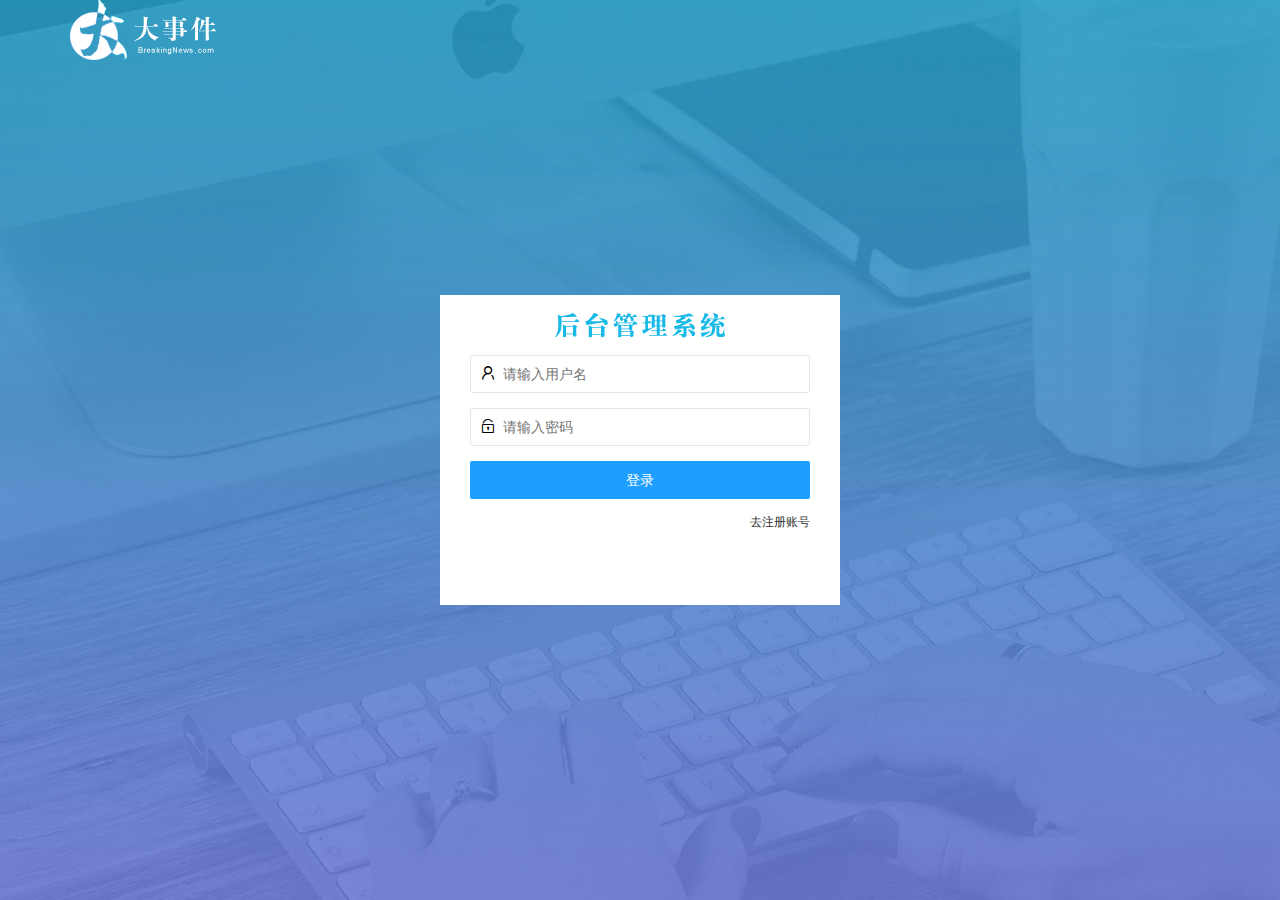
<file: login.html>
<!DOCTYPE html>
<html>
	<head>
		<meta charset="UTF-8" />
		<title>大事件-登录/注册</title>
		<link rel="stylesheet" href="/assets/css/login.css" />
		<!-- 导入LayUI的样式 -->
		<link rel="stylesheet" href="/assets/lib/layui/css/layui.css" />
	</head>
	<body>
		<!-- 头部的logo区域 start -->
		<div class="layui-main">
			<img src="/assets/images/logo.png" alt="" />
		</div>
		<!-- 头部的logo区域 end -->

		<!-- 登录注册区域 start -->
		<div class="loginAndRegBox">
			<div class="title-box"></div>

			<!-- 登录的div start -->
			<div class="login-box">
				<!-- 登录的表单 -->
				<form class="layui-form" id="form_login">
					<!-- 用户名 -->
					<div class="layui-form-item">
						<i class="layui-icon layui-icon-username"></i>
						<input
							type="text"
							name="username"
							required
							lay-verify="required"
							placeholder="请输入用户名"
							autocomplete="off"
							class="layui-input"
							style="padding-left: 32px"
						/>
					</div>
					<!-- 密码 -->
					<div class="layui-form-item">
						<i class="layui-icon layui-icon-password"></i>
						<input
							type="password"
							name="password"
							required
							lay-verify="required|pwd"
							placeholder="请输入密码"
							autocomplete="off"
							class="layui-input"
							style="padding-left: 32px"
						/>
					</div>
					<!-- 登录按钮 -->
					<div class="layui-form-item">
						<!-- 注意：表单提交按钮和普通按钮的区别，就是 lay-submit 属性 -->
						<button
							class="layui-btn layui-btn-fluid layui-btn-normal"
							lay-submit
						>
							登录
						</button>
					</div>
					<div class="layui-form-item links">
						<a href="javascript:;" id="link_reg">去注册账号</a>
					</div>
				</form>
			</div>
			<!-- 登录的div end -->

			<!-- 注册的div start -->
			<div class="reg-box">
				<!-- 注册的表单 -->
				<form class="layui-form" id="form_reg">
					<!-- 用户名 -->
					<div class="layui-form-item">
						<i class="layui-icon layui-icon-username"></i>
						<input
							type="text"
							name="username"
							required
							lay-verify="required"
							placeholder="请输入用户名"
							autocomplete="off"
							class="layui-input"
							style="padding-left: 32px"
						/>
					</div>
					<!-- 密码 -->
					<div class="layui-form-item">
						<i class="layui-icon layui-icon-password"></i>
						<input
							type="password"
							name="password"
							required
							lay-verify="required|pwd"
							placeholder="请输入密码"
							autocomplete="off"
							class="layui-input"
							style="padding-left: 32px"
						/>
					</div>
					<!-- 密码确认框 -->
					<div class="layui-form-item">
						<i class="layui-icon layui-icon-password"></i>
						<input
							type="password"
							name="repassword"
							required
							lay-verify="required|pwd|repwd"
							placeholder="再次确认密码"
							autocomplete="off"
							class="layui-input"
							style="padding-left: 32px"
						/>
					</div>
					<!-- 注册按钮 -->
					<div class="layui-form-item">
						<!-- 注意：表单提交按钮和普通按钮的区别，就是 lay-submit 属性 -->
						<button
							class="layui-btn layui-btn-fluid layui-btn-normal"
							lay-submit
						>
							注册
						</button>
					</div>
					<div class="layui-form-item links">
						<a href="javascript:;" id="link_login">去登录</a>
					</div>
				</form>
			</div>
			<!-- 注册的div end -->
		</div>
		<!-- 登录注册区域 end -->

		<!-- 导入LayUI的JS文件 -->
		<script src="/assets/lib/layui/layui.all.js"></script>
		<!-- 导入jQuery -->
		<script src="/assets/lib/jquery.js"></script>
		<!-- 导入自己封装的baseAPI.js -->
		<script src="/assets/js/baseAPI.js"></script>
		<!-- 导入自己的JavaScript脚本 -->
		<script src="/assets/js/login.js"></script>
	</body>
</html>
</file>
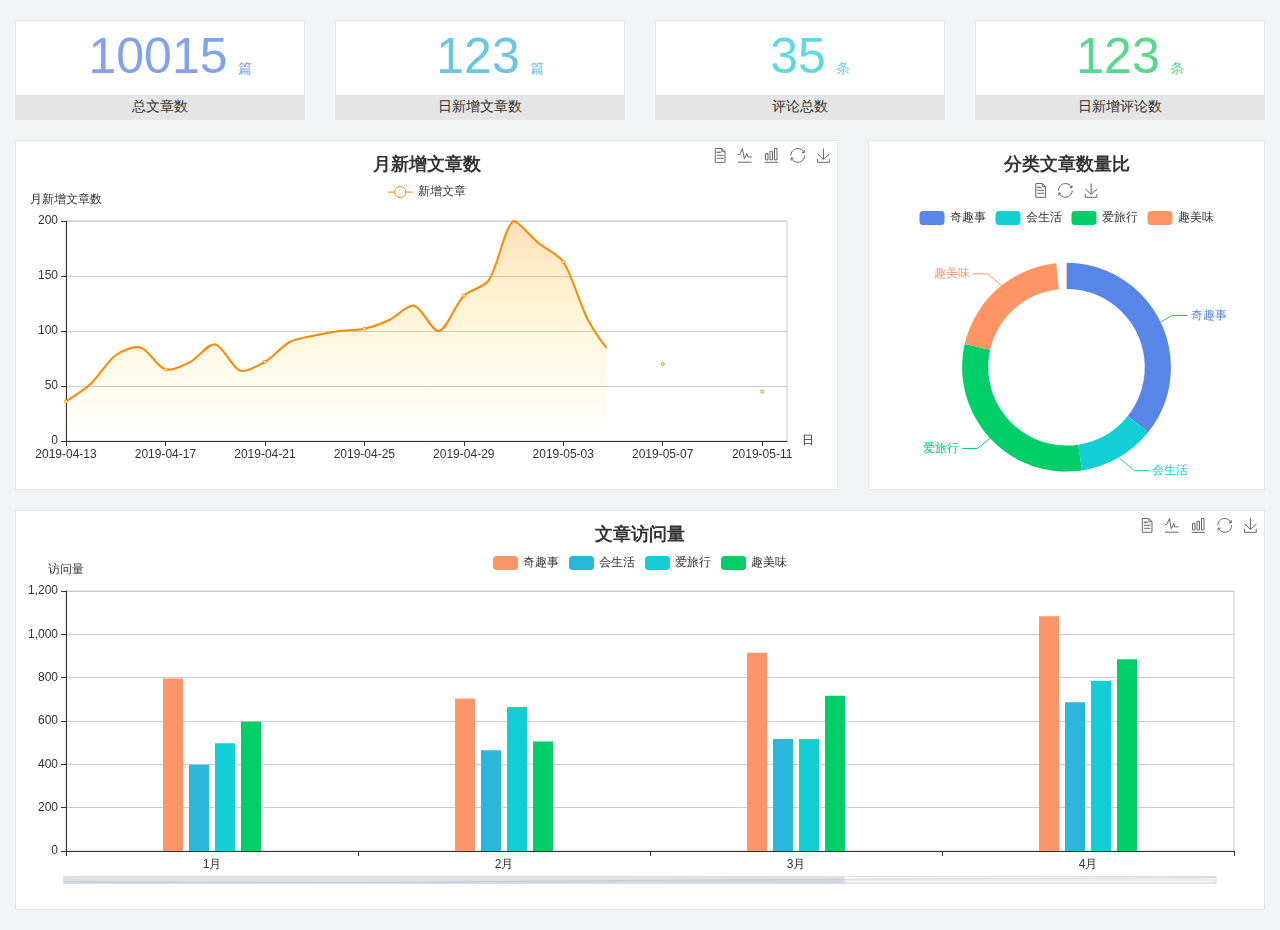
<file: home/dashboard.html>
<!DOCTYPE html>
<html>
	<head>
		<meta charset="UTF-8" />
		<meta name="viewport" content="width=device-width, initial-scale=1.0" />
		<meta http-equiv="X-UA-Compatible" content="ie=edge" />
		<title>图表统计</title>
		<link rel="stylesheet" href="../../assets/lib/bootstrap.css" />
		<link rel="stylesheet" href="../../assets/lib/main.css" />
		<script src="../../assets/lib/jquery.js"></script>
		<script
			type="text/javascript"
			src="../../assets/lib/echarts.min.js"
		></script>
	</head>

	<body>
		<div class="container-fluid">
			<div class="row spannel_list">
				<div class="col-sm-3 col-xs-6">
					<div class="spannel">
						<em>10015</em><span>篇</span>
						<b>总文章数</b>
					</div>
				</div>
				<div class="col-sm-3 col-xs-6">
					<div class="spannel scolor01">
						<em>123</em><span>篇</span>
						<b>日新增文章数</b>
					</div>
				</div>
				<div class="col-sm-3 col-xs-6">
					<div class="spannel scolor02">
						<em>35</em><span>条</span>
						<b>评论总数</b>
					</div>
				</div>
				<div class="col-sm-3 col-xs-6">
					<div class="spannel scolor03">
						<em>123</em><span>条</span>
						<b>日新增评论数</b>
					</div>
				</div>
			</div>
		</div>

		<div class="container-fluid">
			<div class="row curve-pie">
				<div class="col-lg-8 col-md-8">
					<div class="gragh_pannel" id="curve_show"></div>
				</div>
				<div class="col-lg-4 col-md-4">
					<div class="gragh_pannel" id="pie_show"></div>
				</div>
			</div>
		</div>

		<div class="container-fluid">
			<div class="column_pannel" id="column_show"></div>
		</div>

		<script>
			var oChart = echarts.init(document.getElementById("curve_show"));
			var aList_all = [
				{ count: 36, date: "2019-04-13" },
				{ count: 52, date: "2019-04-14" },
				{ count: 78, date: "2019-04-15" },
				{ count: 85, date: "2019-04-16" },
				{ count: 65, date: "2019-04-17" },
				{ count: 72, date: "2019-04-18" },
				{ count: 88, date: "2019-04-19" },
				{ count: 64, date: "2019-04-20" },
				{ count: 72, date: "2019-04-21" },
				{ count: 90, date: "2019-04-22" },
				{ count: 96, date: "2019-04-23" },
				{ count: 100, date: "2019-04-24" },
				{ count: 102, date: "2019-04-25" },
				{ count: 110, date: "2019-04-26" },
				{ count: 123, date: "2019-04-27" },
				{ count: 100, date: "2019-04-28" },
				{ count: 132, date: "2019-04-29" },
				{ count: 146, date: "2019-04-30" },
				{ count: 200, date: "2019-05-01" },
				{ count: 180, date: "2019-05-02" },
				{ count: 163, date: "2019-05-03" },
				{ count: 110, date: "2019-05-04" },
				{ count: 80, date: "2019-05-05" },
				{ count: 82, date: "2019-05-06" },
				{ count: 70, date: "2019-05-07" },
				{ count: 65, date: "2019-05-08" },
				{ count: 54, date: "2019-05-09" },
				{ count: 40, date: "2019-05-10" },
				{ count: 45, date: "2019-05-11" },
				{ count: 38, date: "2019-05-12" },
			];

			let aCount = [];
			let aDate = [];

			for (var i = 0; i < aList_all.length; i++) {
				aCount.push(aList_all[i].count);
				aDate.push(aList_all[i].date);
			}

			var chartopt = {
				title: {
					text: "月新增文章数",
					left: "center",
					top: "10",
				},
				tooltip: {
					trigger: "axis",
				},
				legend: {
					data: ["新增文章"],
					top: "40",
				},
				toolbox: {
					show: true,
					feature: {
						mark: { show: true },
						dataView: { show: true, readOnly: false },
						magicType: { show: true, type: ["line", "bar"] },
						restore: { show: true },
						saveAsImage: { show: true },
					},
				},
				calculable: true,
				xAxis: [
					{
						name: "日",
						type: "category",
						boundaryGap: false,
						data: aDate,
					},
				],
				yAxis: [
					{
						name: "月新增文章数",
						type: "value",
					},
				],
				series: [
					{
						name: "新增文章",
						type: "line",
						smooth: true,
						itemStyle: {
							normal: { areaStyle: { type: "default" }, color: "#f80" },
							lineStyle: { color: "#f80" },
						},
						data: aCount,
					},
				],
				areaStyle: {
					normal: {
						color: new echarts.graphic.LinearGradient(0, 0, 0, 1, [
							{
								offset: 0,
								color: "rgba(255,136,0,0.39)",
							},
							{
								offset: 0.34,
								color: "rgba(255,180,0,0.25)",
							},
							{
								offset: 1,
								color: "rgba(255,222,0,0.00)",
							},
						]),
					},
				},
				grid: {
					show: true,
					x: 50,
					x2: 50,
					y: 80,
					height: 220,
				},
			};

			oChart.setOption(chartopt);

			var oPie = echarts.init(document.getElementById("pie_show"));
			var oPieopt = {
				title: {
					top: 10,
					text: "分类文章数量比",
					x: "center",
				},
				tooltip: {
					trigger: "item",
					formatter: "{a} <br/>{b} : {c} ({d}%)",
				},
				color: ["#5885e8", "#13cfd5", "#00ce68", "#ff9565"],
				legend: {
					x: "center",
					top: 65,
					data: ["奇趣事", "会生活", "爱旅行", "趣美味"],
				},
				toolbox: {
					show: true,
					x: "center",
					top: 35,
					feature: {
						mark: { show: true },
						dataView: { show: true, readOnly: false },
						magicType: {
							show: true,
							type: ["pie", "funnel"],
							option: {
								funnel: {
									x: "25%",
									width: "50%",
									funnelAlign: "left",
									max: 1548,
								},
							},
						},
						restore: { show: true },
						saveAsImage: { show: true },
					},
				},
				calculable: true,
				series: [
					{
						name: "访问来源",
						type: "pie",
						radius: ["45%", "60%"],
						center: ["50%", "65%"],
						data: [
							{ value: 300, name: "奇趣事" },
							{ value: 100, name: "会生活" },
							{ value: 260, name: "爱旅行" },
							{ value: 180, name: "趣美味" },
						],
					},
				],
			};
			oPie.setOption(oPieopt);

			var oColumn = this.echarts.init(document.getElementById("column_show"));
			var oColumnopt = {
				title: {
					text: "文章访问量",
					left: "center",
					top: "10",
				},
				tooltip: {
					trigger: "axis",
				},
				legend: {
					data: ["奇趣事", "会生活", "爱旅行", "趣美味"],
					top: "40",
				},
				toolbox: {
					show: true,
					feature: {
						mark: { show: true },
						dataView: { show: true, readOnly: false },
						magicType: { show: true, type: ["line", "bar"] },
						restore: { show: true },
						saveAsImage: { show: true },
					},
				},
				calculable: true,
				xAxis: [
					{
						type: "category",
						data: ["1月", "2月", "3月", "4月", "5月"],
					},
				],
				yAxis: [
					{
						name: "访问量",
						type: "value",
					},
				],
				series: [
					{
						name: "奇趣事",
						type: "bar",
						barWidth: 20,
						itemStyle: {
							normal: { areaStyle: { type: "default" }, color: "#fd956a" },
						},
						data: [800, 708, 920, 1090, 1200],
					},
					{
						name: "会生活",
						type: "bar",
						barWidth: 20,
						itemStyle: {
							normal: { areaStyle: { type: "default" }, color: "#2bb6db" },
						},
						data: [400, 468, 520, 690, 800],
					},
					{
						name: "爱旅行",
						type: "bar",
						barWidth: 20,
						itemStyle: {
							normal: { areaStyle: { type: "default" }, color: "#13cfd5" },
						},
						data: [500, 668, 520, 790, 900],
					},
					{
						name: "趣美味",
						type: "bar",
						barWidth: 20,
						itemStyle: {
							normal: { areaStyle: { type: "default" }, color: "#00ce68" },
						},
						data: [600, 508, 720, 890, 1000],
					},
				],
				grid: {
					show: true,
					x: 50,
					x2: 30,
					y: 80,
					height: 260,
				},
				dataZoom: [
					//给x轴设置滚动条
					{
						start: 0, //默认为0
						end: 100 - 1000 / 31, //默认为100
						type: "slider",
						show: true,
						xAxisIndex: [0],
						handleSize: 0, //滑动条的 左右2个滑动条的大小
						height: 8, //组件高度
						left: 45, //左边的距离
						right: 50, //右边的距离
						bottom: 26, //右边的距离
						handleColor: "#ddd", //h滑动图标的颜色
						handleStyle: {
							borderColor: "#cacaca",
							borderWidth: "1",
							shadowBlur: 2,
							background: "#ddd",
							shadowColor: "#ddd",
						},
					},
				],
			};
			oColumn.setOption(oColumnopt);
		</script>
	</body>
</html>
</file>
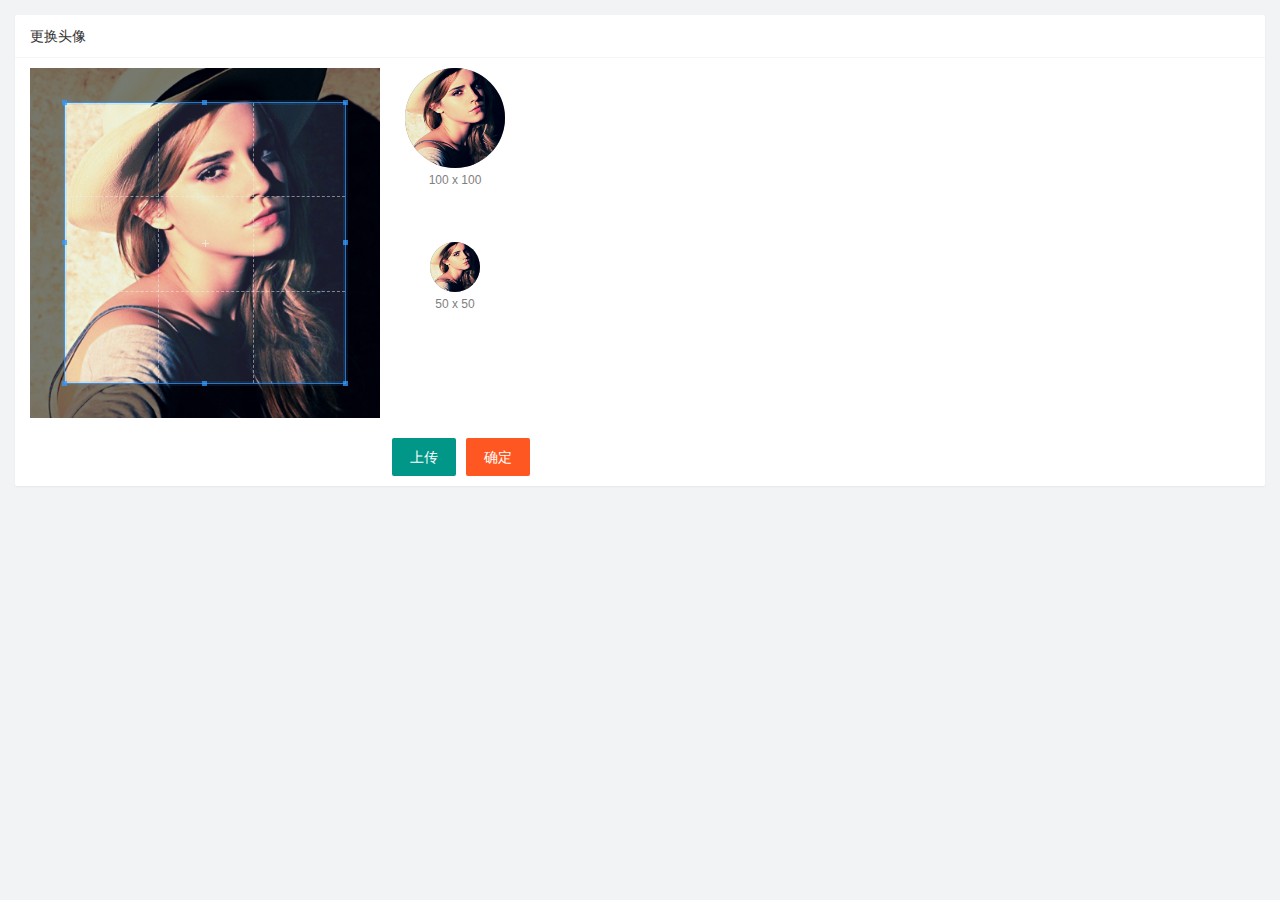
<file: user/user_avatar.html>
<!DOCTYPE html>
<html>
	<head>
		<meta charset="UTF-8" />
		<title>Document</title>
		<link rel="stylesheet" href="/assets/lib/layui/css/layui.css" />
		<link rel="stylesheet" href="/assets/lib/cropper/cropper.css" />
		<link rel="stylesheet" href="/assets/css/user/user_avatar.css" />
	</head>
	<body>
		<!-- 卡片区域 -->
		<div class="layui-card">
			<div class="layui-card-header">更换头像</div>
			<div class="layui-card-body">
				<!-- 第一行的图片裁剪和预览区域 -->
				<div class="row1">
					<!-- 图片裁剪区域 -->
					<div class="cropper-box">
						<!-- 这个 img 标签很重要，将来会把它初始化为裁剪区域 -->
						<img id="image" src="/assets/images/sample.jpg" />
					</div>
					<!-- 图片的预览区域 -->
					<div class="preview-box">
						<div>
							<!-- 宽高为 100px 的预览区域 -->
							<div class="img-preview w100"></div>
							<p class="size">100 x 100</p>
						</div>
						<div>
							<!-- 宽高为 50px 的预览区域 -->
							<div class="img-preview w50"></div>
							<p class="size">50 x 50</p>
						</div>
					</div>
				</div>

				<!-- 第二行的按钮区域 -->
				<div class="row2">
					<!-- 通过 accept 属性，可以指定，允许用户选择什么类型的文件 -->
					<input type="file" id="file" accept="image/png,image/jpeg" />
					<button type="button" class="layui-btn" id="btnChooseImage">
						上传
					</button>
					<button
						type="button"
						class="layui-btn layui-btn-danger"
						id="btnUpload"
					>
						确定
					</button>
				</div>
			</div>
		</div>

		<script src="/assets/lib/layui/layui.all.js"></script>
		<script src="/assets/lib/jquery.js"></script>
		<script src="/assets/lib/cropper/Cropper.js"></script>
		<script src="/assets/lib/cropper/jquery-cropper.js"></script>
		<script src="/assets/js/baseAPI.js"></script>
		<script src="/assets/js/user/user_avatar.js"></script>
	</body>
</html>
</file>
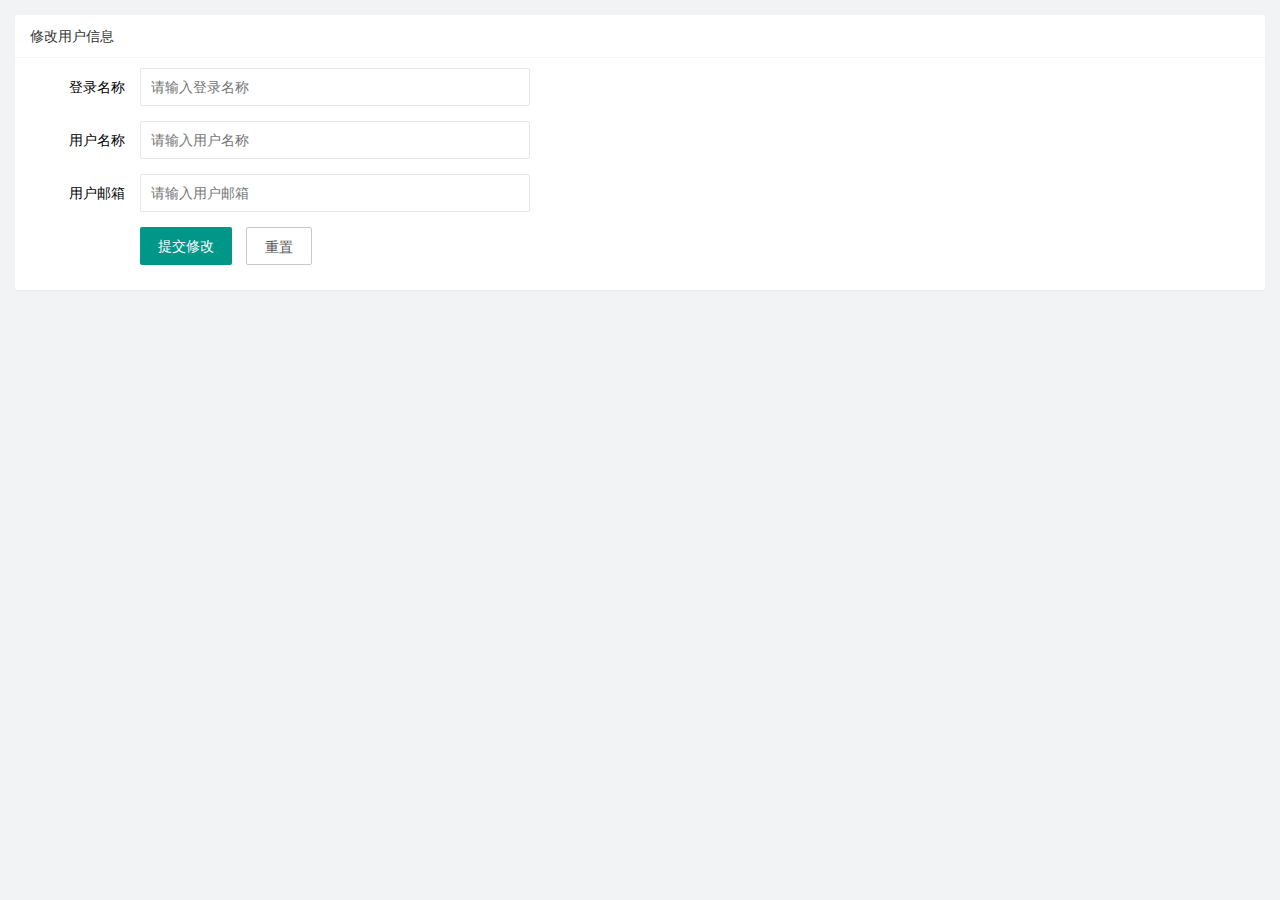
<file: user/user_info.html>
<!DOCTYPE html>
<html>
	<head>
		<meta charset="UTF-8" />
		<title>Document</title>
		<!-- 导入 layui 的样式 -->
		<link rel="stylesheet" href="/assets/lib/layui/css/layui.css" />
		<!-- 导入自己的样式 -->
		<link rel="stylesheet" href="/assets/css/user/user_info.css" />
	</head>
	<body>
		<!-- 卡片区域 -->
		<div class="layui-card">
			<div class="layui-card-header">修改用户信息</div>
			<div class="layui-card-body">
				<!-- form表单区域 -->
				<form class="layui-form" lay-filter="formUserInfo">
					<!-- 这是隐藏域 -->
					<input type="hidden" name="id" value="" />

					<div class="layui-form-item">
						<label class="layui-form-label">登录名称</label>
						<div class="layui-input-block">
							<input
								type="text"
								name="username"
								requited
								lay-verify="required"
								placeholder="请输入登录名称"
								autocomplete="off"
								class="layui-input"
								readonly
							/>
						</div>
					</div>
					<div class="layui-form-item">
						<label class="layui-form-label">用户名称</label>
						<div class="layui-input-block">
							<input
								type="text"
								name="nickname"
								requited
								lay-verify="required|nickname"
								placeholder="请输入用户名称"
								autocomplete="off"
								class="layui-input"
							/>
						</div>
					</div>
					<div class="layui-form-item">
						<label class="layui-form-label">用户邮箱</label>
						<div class="layui-input-block">
							<input
								type="text"
								name="email"
								requited
								lay-verify="required|email"
								placeholder="请输入用户邮箱"
								autocomplete="off"
								class="layui-input"
							/>
						</div>
					</div>

					<div class="layui-form-item">
						<div class="layui-input-block">
							<button class="layui-btn" lay-submit lay-filter="formDemo">
								提交修改
							</button>
							<button
								type="reset"
								class="layui-btn layui-btn-primary"
								id="btnReset"
							>
								重置
							</button>
						</div>
					</div>
				</form>
			</div>
		</div>

		<!-- 导入layui的js文件 -->
		<script src="/assets/lib/layui/layui.all.js"></script>
		<!-- 导入jQuery -->
		<script src="/assets/lib/jquery.js"></script>
		<!-- 导入 baseAPI -->
		<script src="/assets/js/baseAPI.js"></script>
		<!-- 导入自己的js -->
		<script src="/assets/js/user/user_info.js"></script>
	</body>
</html>
</file>
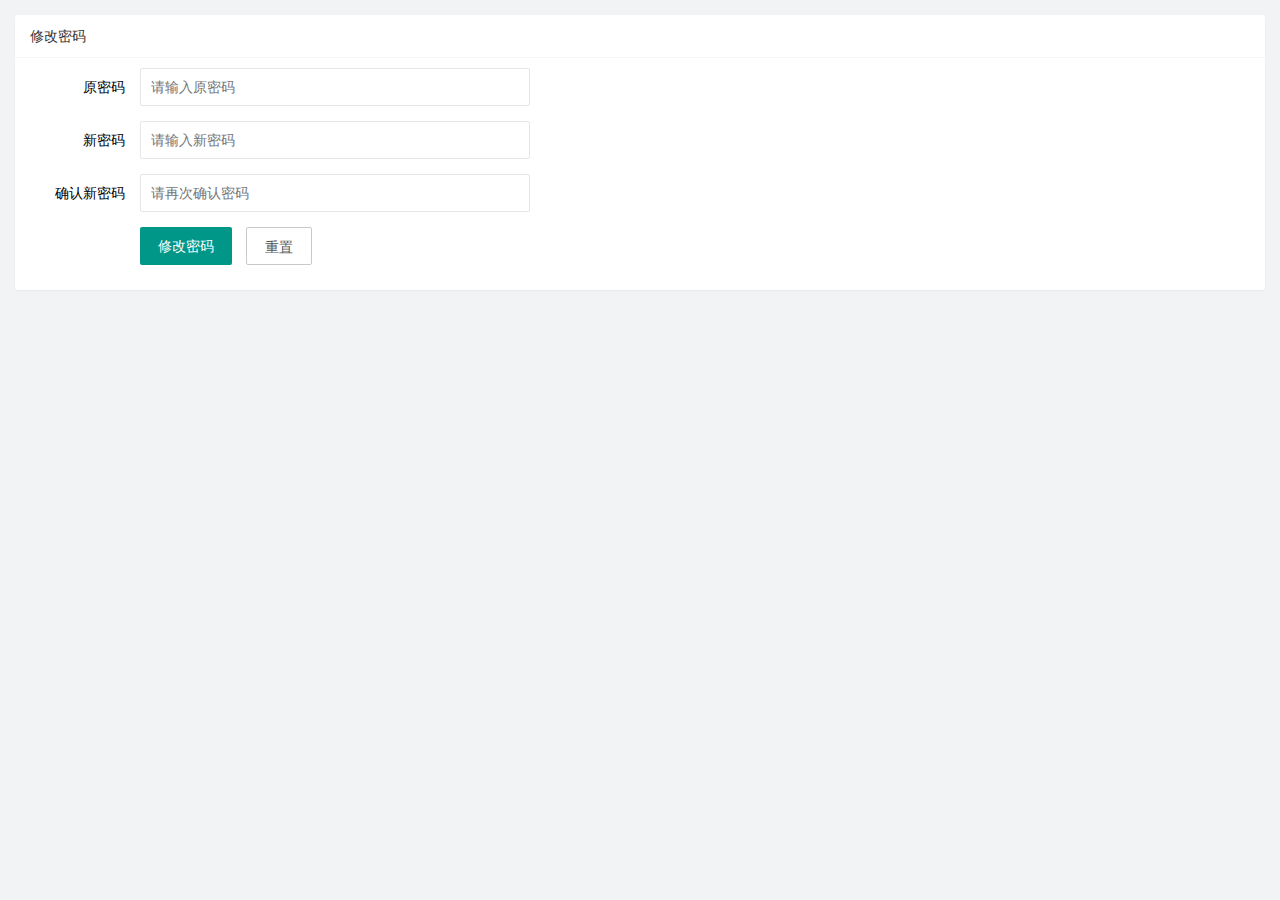
<file: user/user_pwd.html>
<!DOCTYPE html>
<html>
	<head>
		<meta charset="UTF-8" />
		<title>Document</title>
		<link rel="stylesheet" href="/assets/lib/layui/css/layui.css" />
		<link rel="stylesheet" href="/assets/css/user/user_pwd.css" />
	</head>
	<body>
		<!-- 卡片区域 -->
		<div class="layui-card">
			<div class="layui-card-header">修改密码</div>
			<div class="layui-card-body">
				<form class="layui-form">
					<div class="layui-form-item">
						<label class="layui-form-label">原密码</label>
						<div class="layui-input-block">
							<input
								type="password"
								name="oldPwd"
								required
								lay-verify="required|pwd"
								placeholder="请输入原密码"
								autocomplete="off"
								class="layui-input"
							/>
						</div>
					</div>
					<div class="layui-form-item">
						<label class="layui-form-label">新密码</label>
						<div class="layui-input-block">
							<input
								type="password"
								name="newPwd"
								required
								lay-verify="required|pwd|samePwd"
								placeholder="请输入新密码"
								autocomplete="off"
								class="layui-input"
							/>
						</div>
					</div>

					<div class="layui-form-item">
						<label class="layui-form-label">确认新密码</label>
						<div class="layui-input-block">
							<input
								type="password"
								name="rePwd"
								required
								lay-verify="required|pwd|rePwd"
								placeholder="请再次确认密码"
								autocomplete="off"
								class="layui-input"
							/>
						</div>
					</div>

					<div class="layui-form-item">
						<div class="layui-input-block">
							<button class="layui-btn" lay-submit lay-filter="formDemo">
								修改密码
							</button>
							<button type="reset" class="layui-btn layui-btn-primary">
								重置
							</button>
						</div>
					</div>
				</form>
			</div>
		</div>

		<!-- 导入 layui 的 js -->
		<script src="/assets/lib/layui/layui.all.js"></script>
		<!-- 导入 jQuery -->
		<script src="/assets/lib/jquery.js"></script>
		<!-- 导入 baseAPI -->
		<script src="/assets/js/baseAPI.js"></script>
		<!-- 导入自己的 js -->
		<script src="/assets/js/user/user_pwd.js"></script>
	</body>
</html>
</file>
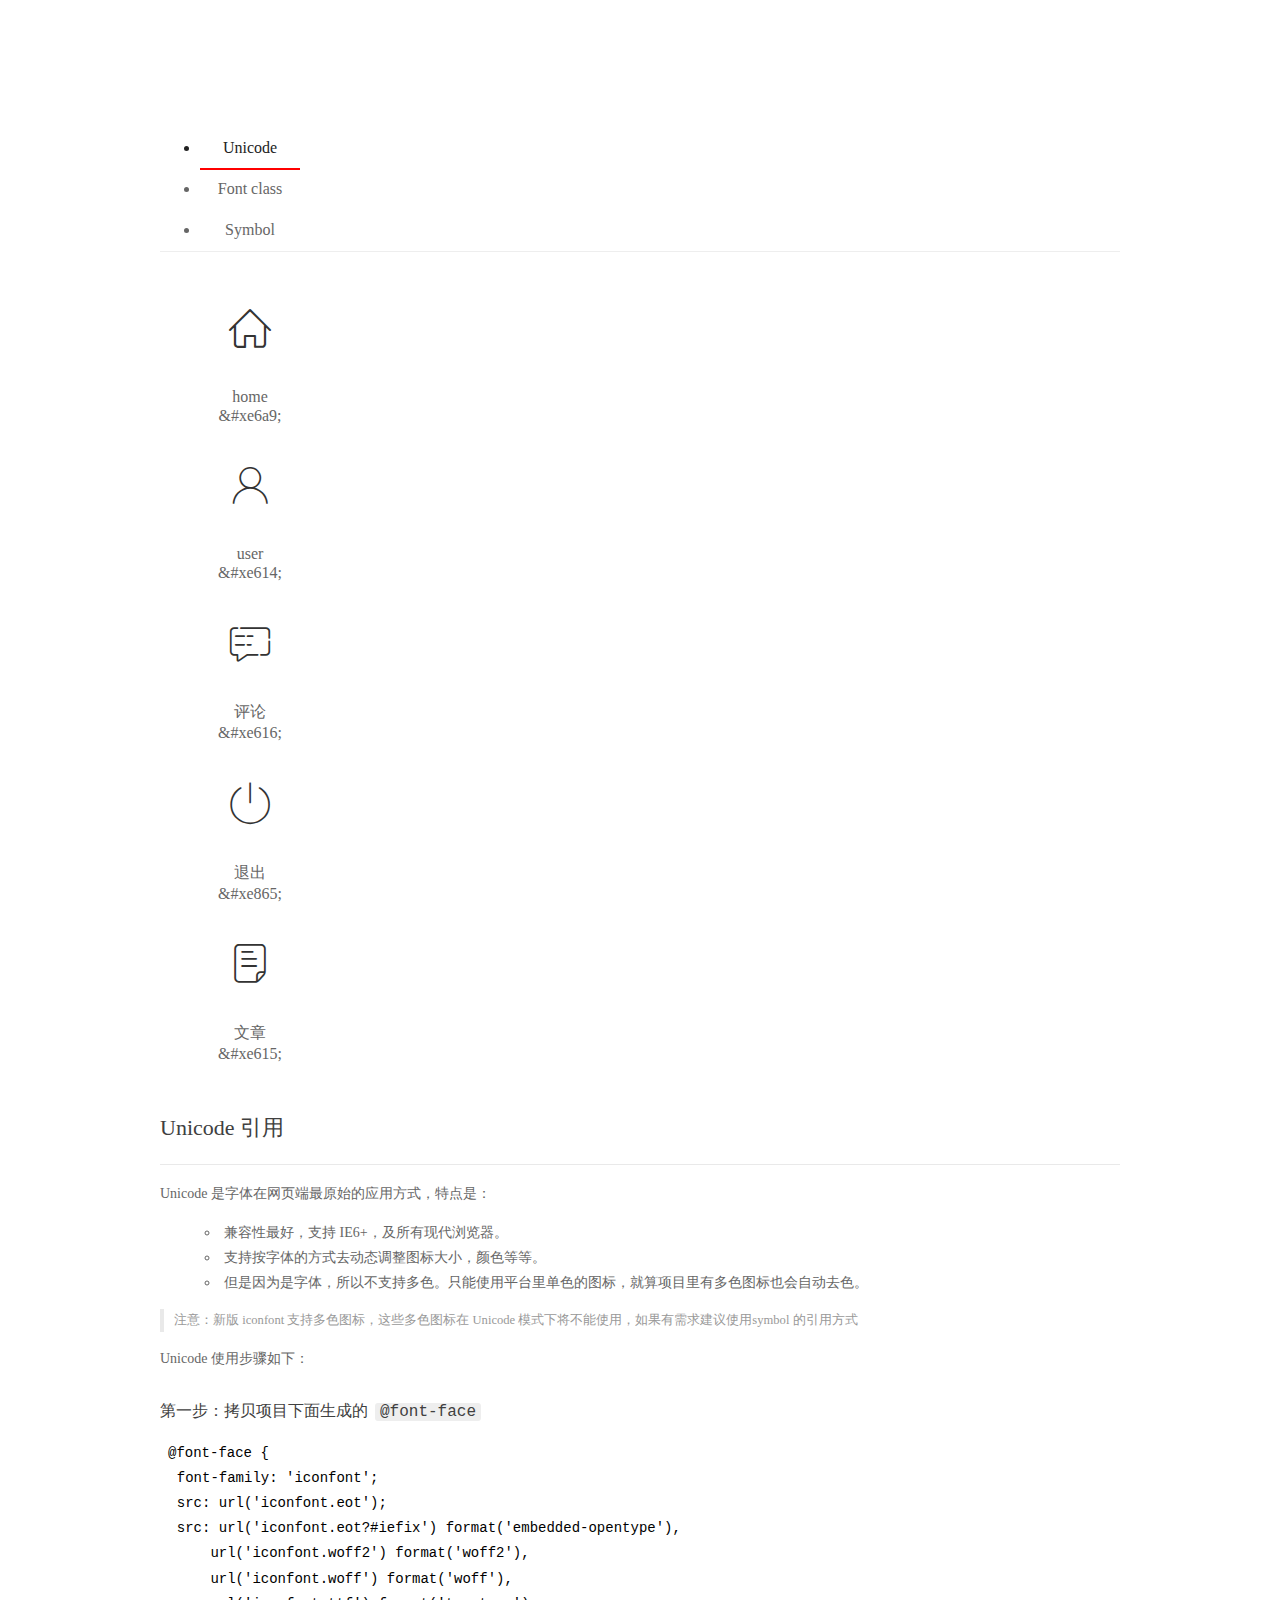
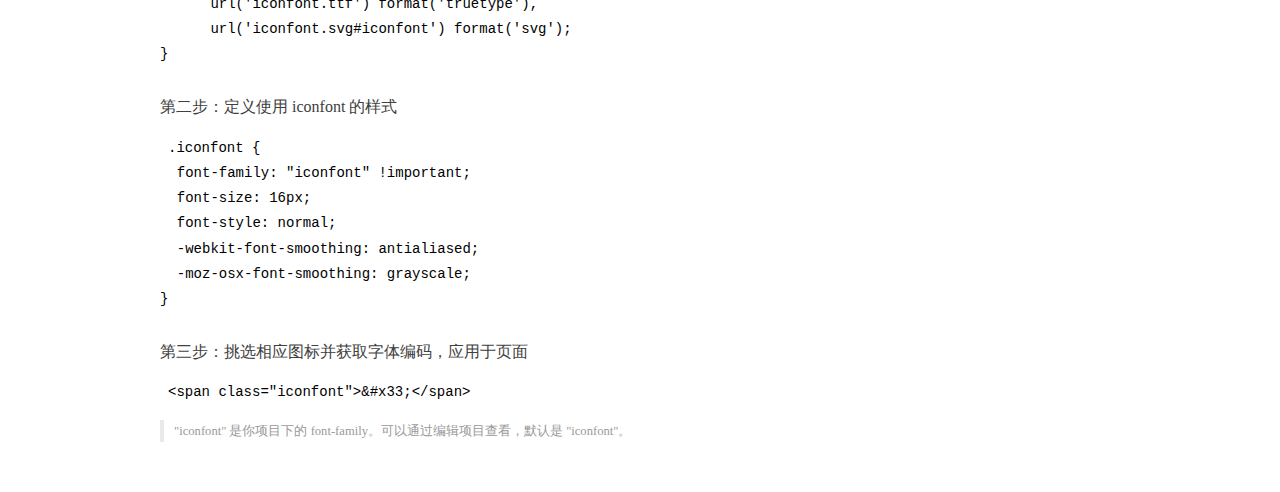
<file: assets/fonts/demo_index.html>
<!DOCTYPE html>
<html>
<head>
  <meta charset="utf-8"/>
  <title>IconFont Demo</title>
  <link rel="shortcut icon" href="https://gtms04.alicdn.com/tps/i4/TB1_oz6GVXXXXaFXpXXJDFnIXXX-64-64.ico" type="image/x-icon"/>
  <link rel="stylesheet" href="https://g.alicdn.com/thx/cube/1.3.2/cube.min.css">
  <link rel="stylesheet" href="demo.css">
  <link rel="stylesheet" href="iconfont.css">
  <script src="iconfont.js"></script>
  <!-- jQuery -->
  <script src="https://a1.alicdn.com/oss/uploads/2018/12/26/7bfddb60-08e8-11e9-9b04-53e73bb6408b.js"></script>
  <!-- 代码高亮 -->
  <script src="https://a1.alicdn.com/oss/uploads/2018/12/26/a3f714d0-08e6-11e9-8a15-ebf944d7534c.js"></script>
</head>
<body>
  <div class="main">
    <h1 class="logo"><a href="https://www.iconfont.cn/" title="iconfont 首页" target="_blank">&#xe86b;</a></h1>
    <div class="nav-tabs">
      <ul id="tabs" class="dib-box">
        <li class="dib active"><span>Unicode</span></li>
        <li class="dib"><span>Font class</span></li>
        <li class="dib"><span>Symbol</span></li>
      </ul>
      
    </div>
    <div class="tab-container">
      <div class="content unicode" style="display: block;">
          <ul class="icon_lists dib-box">
          
            <li class="dib">
              <span class="icon iconfont">&#xe6a9;</span>
                <div class="name">home</div>
                <div class="code-name">&amp;#xe6a9;</div>
              </li>
          
            <li class="dib">
              <span class="icon iconfont">&#xe614;</span>
                <div class="name">user</div>
                <div class="code-name">&amp;#xe614;</div>
              </li>
          
            <li class="dib">
              <span class="icon iconfont">&#xe616;</span>
                <div class="name">评论</div>
                <div class="code-name">&amp;#xe616;</div>
              </li>
          
            <li class="dib">
              <span class="icon iconfont">&#xe865;</span>
                <div class="name">退出</div>
                <div class="code-name">&amp;#xe865;</div>
              </li>
          
            <li class="dib">
              <span class="icon iconfont">&#xe615;</span>
                <div class="name">文章</div>
                <div class="code-name">&amp;#xe615;</div>
              </li>
          
          </ul>
          <div class="article markdown">
          <h2 id="unicode-">Unicode 引用</h2>
          <hr>

          <p>Unicode 是字体在网页端最原始的应用方式，特点是：</p>
          <ul>
            <li>兼容性最好，支持 IE6+，及所有现代浏览器。</li>
            <li>支持按字体的方式去动态调整图标大小，颜色等等。</li>
            <li>但是因为是字体，所以不支持多色。只能使用平台里单色的图标，就算项目里有多色图标也会自动去色。</li>
          </ul>
          <blockquote>
            <p>注意：新版 iconfont 支持多色图标，这些多色图标在 Unicode 模式下将不能使用，如果有需求建议使用symbol 的引用方式</p>
          </blockquote>
          <p>Unicode 使用步骤如下：</p>
          <h3 id="-font-face">第一步：拷贝项目下面生成的 <code>@font-face</code></h3>
<pre><code class="language-css"
>@font-face {
  font-family: 'iconfont';
  src: url('iconfont.eot');
  src: url('iconfont.eot?#iefix') format('embedded-opentype'),
      url('iconfont.woff2') format('woff2'),
      url('iconfont.woff') format('woff'),
      url('iconfont.ttf') format('truetype'),
      url('iconfont.svg#iconfont') format('svg');
}
</code></pre>
          <h3 id="-iconfont-">第二步：定义使用 iconfont 的样式</h3>
<pre><code class="language-css"
>.iconfont {
  font-family: "iconfont" !important;
  font-size: 16px;
  font-style: normal;
  -webkit-font-smoothing: antialiased;
  -moz-osx-font-smoothing: grayscale;
}
</code></pre>
          <h3 id="-">第三步：挑选相应图标并获取字体编码，应用于页面</h3>
<pre>
<code class="language-html"
>&lt;span class="iconfont"&gt;&amp;#x33;&lt;/span&gt;
</code></pre>
          <blockquote>
            <p>"iconfont" 是你项目下的 font-family。可以通过编辑项目查看，默认是 "iconfont"。</p>
          </blockquote>
          </div>
      </div>
      <div class="content font-class">
        <ul class="icon_lists dib-box">
          
          <li class="dib">
            <span class="icon iconfont icon-home"></span>
            <div class="name">
              home
            </div>
            <div class="code-name">.icon-home
            </div>
          </li>
          
          <li class="dib">
            <span class="icon iconfont icon-user"></span>
            <div class="name">
              user
            </div>
            <div class="code-name">.icon-user
            </div>
          </li>
          
          <li class="dib">
            <span class="icon iconfont icon-pinglun"></span>
            <div class="name">
              评论
            </div>
            <div class="code-name">.icon-pinglun
            </div>
          </li>
          
          <li class="dib">
            <span class="icon iconfont icon-tuichu"></span>
            <div class="name">
              退出
            </div>
            <div class="code-name">.icon-tuichu
            </div>
          </li>
          
          <li class="dib">
            <span class="icon iconfont icon-16"></span>
            <div class="name">
              文章
            </div>
            <div class="code-name">.icon-16
            </div>
          </li>
          
        </ul>
        <div class="article markdown">
        <h2 id="font-class-">font-class 引用</h2>
        <hr>

        <p>font-class 是 Unicode 使用方式的一种变种，主要是解决 Unicode 书写不直观，语意不明确的问题。</p>
        <p>与 Unicode 使用方式相比，具有如下特点：</p>
        <ul>
          <li>兼容性良好，支持 IE8+，及所有现代浏览器。</li>
          <li>相比于 Unicode 语意明确，书写更直观。可以很容易分辨这个 icon 是什么。</li>
          <li>因为使用 class 来定义图标，所以当要替换图标时，只需要修改 class 里面的 Unicode 引用。</li>
          <li>不过因为本质上还是使用的字体，所以多色图标还是不支持的。</li>
        </ul>
        <p>使用步骤如下：</p>
        <h3 id="-fontclass-">第一步：引入项目下面生成的 fontclass 代码：</h3>
<pre><code class="language-html">&lt;link rel="stylesheet" href="./iconfont.css"&gt;
</code></pre>
        <h3 id="-">第二步：挑选相应图标并获取类名，应用于页面：</h3>
<pre><code class="language-html">&lt;span class="iconfont icon-xxx"&gt;&lt;/span&gt;
</code></pre>
        <blockquote>
          <p>"
            iconfont" 是你项目下的 font-family。可以通过编辑项目查看，默认是 "iconfont"。</p>
        </blockquote>
      </div>
      </div>
      <div class="content symbol">
          <ul class="icon_lists dib-box">
          
            <li class="dib">
                <svg class="icon svg-icon" aria-hidden="true">
                  <use xlink:href="#icon-home"></use>
                </svg>
                <div class="name">home</div>
                <div class="code-name">#icon-home</div>
            </li>
          
            <li class="dib">
                <svg class="icon svg-icon" aria-hidden="true">
                  <use xlink:href="#icon-user"></use>
                </svg>
                <div class="name">user</div>
                <div class="code-name">#icon-user</div>
            </li>
          
            <li class="dib">
                <svg class="icon svg-icon" aria-hidden="true">
                  <use xlink:href="#icon-pinglun"></use>
                </svg>
                <div class="name">评论</div>
                <div class="code-name">#icon-pinglun</div>
            </li>
          
            <li class="dib">
                <svg class="icon svg-icon" aria-hidden="true">
                  <use xlink:href="#icon-tuichu"></use>
                </svg>
                <div class="name">退出</div>
                <div class="code-name">#icon-tuichu</div>
            </li>
          
            <li class="dib">
                <svg class="icon svg-icon" aria-hidden="true">
                  <use xlink:href="#icon-16"></use>
                </svg>
                <div class="name">文章</div>
                <div class="code-name">#icon-16</div>
            </li>
          
          </ul>
          <div class="article markdown">
          <h2 id="symbol-">Symbol 引用</h2>
          <hr>

          <p>这是一种全新的使用方式，应该说这才是未来的主流，也是平台目前推荐的用法。相关介绍可以参考这篇<a href="">文章</a>
            这种用法其实是做了一个 SVG 的集合，与另外两种相比具有如下特点：</p>
          <ul>
            <li>支持多色图标了，不再受单色限制。</li>
            <li>通过一些技巧，支持像字体那样，通过 <code>font-size</code>, <code>color</code> 来调整样式。</li>
            <li>兼容性较差，支持 IE9+，及现代浏览器。</li>
            <li>浏览器渲染 SVG 的性能一般，还不如 png。</li>
          </ul>
          <p>使用步骤如下：</p>
          <h3 id="-symbol-">第一步：引入项目下面生成的 symbol 代码：</h3>
<pre><code class="language-html">&lt;script src="./iconfont.js"&gt;&lt;/script&gt;
</code></pre>
          <h3 id="-css-">第二步：加入通用 CSS 代码（引入一次就行）：</h3>
<pre><code class="language-html">&lt;style&gt;
.icon {
  width: 1em;
  height: 1em;
  vertical-align: -0.15em;
  fill: currentColor;
  overflow: hidden;
}
&lt;/style&gt;
</code></pre>
          <h3 id="-">第三步：挑选相应图标并获取类名，应用于页面：</h3>
<pre><code class="language-html">&lt;svg class="icon" aria-hidden="true"&gt;
  &lt;use xlink:href="#icon-xxx"&gt;&lt;/use&gt;
&lt;/svg&gt;
</code></pre>
          </div>
      </div>

    </div>
  </div>
  <script>
  $(document).ready(function () {
      $('.tab-container .content:first').show()

      $('#tabs li').click(function (e) {
        var tabContent = $('.tab-container .content')
        var index = $(this).index()

        if ($(this).hasClass('active')) {
          return
        } else {
          $('#tabs li').removeClass('active')
          $(this).addClass('active')

          tabContent.hide().eq(index).fadeIn()
        }
      })
    })
  </script>
</body>
</html>
</file>
<file: assets/css/login.css>
html,
body {
	margin: 0;
	padding: 0;
	height: 100%;
	width: 100%;
	background: url("/assets/images/login_bg.jpg") no-repeat center;
	background-size: cover;
}

.loginAndRegBox {
	width: 400px;
	height: 310px;
	background-color: #fff;
	position: absolute;
	left: 50%;
	top: 50%;
	transform: translate(-50%, -50%);
}

.title-box {
	height: 60px;
	background: url("/assets/images/login_title.png") no-repeat center;
}

.reg-box {
	display: none;
}

.layui-form {
	padding: 0 30px;
}

.links {
	display: flex;
	justify-content: flex-end;
}

.links a {
	font-size: 12px;
}

.layui-form-item {
	position: relative;
}

.layui-icon {
	position: absolute;
	left: 10px;
	top: 10px;
}
</file>
<file: assets/lib/layui/css/layui.css>
/** layui-v2.5.5 MIT License By https://www.layui.com */
 .layui-inline,img{display:inline-block;vertical-align:middle}h1,h2,h3,h4,h5,h6{font-weight:400}.layui-edge,.layui-header,.layui-inline,.layui-main{position:relative}.layui-body,.layui-edge,.layui-elip{overflow:hidden}.layui-btn,.layui-edge,.layui-inline,img{vertical-align:middle}.layui-btn,.layui-disabled,.layui-icon,.layui-unselect{-moz-user-select:none;-webkit-user-select:none;-ms-user-select:none}.layui-elip,.layui-form-checkbox span,.layui-form-pane .layui-form-label{text-overflow:ellipsis;white-space:nowrap}.layui-breadcrumb,.layui-tree-btnGroup{visibility:hidden}blockquote,body,button,dd,div,dl,dt,form,h1,h2,h3,h4,h5,h6,input,li,ol,p,pre,td,textarea,th,ul{margin:0;padding:0;-webkit-tap-highlight-color:rgba(0,0,0,0)}a:active,a:hover{outline:0}img{border:none}li{list-style:none}table{border-collapse:collapse;border-spacing:0}h4,h5,h6{font-size:100%}button,input,optgroup,option,select,textarea{font-family:inherit;font-size:inherit;font-style:inherit;font-weight:inherit;outline:0}pre{white-space:pre-wrap;white-space:-moz-pre-wrap;white-space:-pre-wrap;white-space:-o-pre-wrap;word-wrap:break-word}body{line-height:24px;font:14px Helvetica Neue,Helvetica,PingFang SC,Tahoma,Arial,sans-serif}hr{height:1px;margin:10px 0;border:0;clear:both}a{color:#333;text-decoration:none}a:hover{color:#777}a cite{font-style:normal;*cursor:pointer}.layui-border-box,.layui-border-box *{box-sizing:border-box}.layui-box,.layui-box *{box-sizing:content-box}.layui-clear{clear:both;*zoom:1}.layui-clear:after{content:'\20';clear:both;*zoom:1;display:block;height:0}.layui-inline{*display:inline;*zoom:1}.layui-edge{display:inline-block;width:0;height:0;border-width:6px;border-style:dashed;border-color:transparent}.layui-edge-top{top:-4px;border-bottom-color:#999;border-bottom-style:solid}.layui-edge-right{border-left-color:#999;border-left-style:solid}.layui-edge-bottom{top:2px;border-top-color:#999;border-top-style:solid}.layui-edge-left{border-right-color:#999;border-right-style:solid}.layui-disabled,.layui-disabled:hover{color:#d2d2d2!important;cursor:not-allowed!important}.layui-circle{border-radius:100%}.layui-show{display:block!important}.layui-hide{display:none!important}@font-face{font-family:layui-icon;src:url(../font/iconfont.eot?v=250);src:url(../font/iconfont.eot?v=250#iefix) format('embedded-opentype'),url(../font/iconfont.woff2?v=250) format('woff2'),url(../font/iconfont.woff?v=250) format('woff'),url(../font/iconfont.ttf?v=250) format('truetype'),url(../font/iconfont.svg?v=250#layui-icon) format('svg')}.layui-icon{font-family:layui-icon!important;font-size:16px;font-style:normal;-webkit-font-smoothing:antialiased;-moz-osx-font-smoothing:grayscale}.layui-icon-reply-fill:before{content:"\e611"}.layui-icon-set-fill:before{content:"\e614"}.layui-icon-menu-fill:before{content:"\e60f"}.layui-icon-search:before{content:"\e615"}.layui-icon-share:before{content:"\e641"}.layui-icon-set-sm:before{content:"\e620"}.layui-icon-engine:before{content:"\e628"}.layui-icon-close:before{content:"\1006"}.layui-icon-close-fill:before{content:"\1007"}.layui-icon-chart-screen:before{content:"\e629"}.layui-icon-star:before{content:"\e600"}.layui-icon-circle-dot:before{content:"\e617"}.layui-icon-chat:before{content:"\e606"}.layui-icon-release:before{content:"\e609"}.layui-icon-list:before{content:"\e60a"}.layui-icon-chart:before{content:"\e62c"}.layui-icon-ok-circle:before{content:"\1005"}.layui-icon-layim-theme:before{content:"\e61b"}.layui-icon-table:before{content:"\e62d"}.layui-icon-right:before{content:"\e602"}.layui-icon-left:before{content:"\e603"}.layui-icon-cart-simple:before{content:"\e698"}.layui-icon-face-cry:before{content:"\e69c"}.layui-icon-face-smile:before{content:"\e6af"}.layui-icon-survey:before{content:"\e6b2"}.layui-icon-tree:before{content:"\e62e"}.layui-icon-upload-circle:before{content:"\e62f"}.layui-icon-add-circle:before{content:"\e61f"}.layui-icon-download-circle:before{content:"\e601"}.layui-icon-templeate-1:before{content:"\e630"}.layui-icon-util:before{content:"\e631"}.layui-icon-face-surprised:before{content:"\e664"}.layui-icon-edit:before{content:"\e642"}.layui-icon-speaker:before{content:"\e645"}.layui-icon-down:before{content:"\e61a"}.layui-icon-file:before{content:"\e621"}.layui-icon-layouts:before{content:"\e632"}.layui-icon-rate-half:before{content:"\e6c9"}.layui-icon-add-circle-fine:before{content:"\e608"}.layui-icon-prev-circle:before{content:"\e633"}.layui-icon-read:before{content:"\e705"}.layui-icon-404:before{content:"\e61c"}.layui-icon-carousel:before{content:"\e634"}.layui-icon-help:before{content:"\e607"}.layui-icon-code-circle:before{content:"\e635"}.layui-icon-water:before{content:"\e636"}.layui-icon-username:before{content:"\e66f"}.layui-icon-find-fill:before{content:"\e670"}.layui-icon-about:before{content:"\e60b"}.layui-icon-location:before{content:"\e715"}.layui-icon-up:before{content:"\e619"}.layui-icon-pause:before{content:"\e651"}.layui-icon-date:before{content:"\e637"}.layui-icon-layim-uploadfile:before{content:"\e61d"}.layui-icon-delete:before{content:"\e640"}.layui-icon-play:before{content:"\e652"}.layui-icon-top:before{content:"\e604"}.layui-icon-friends:before{content:"\e612"}.layui-icon-refresh-3:before{content:"\e9aa"}.layui-icon-ok:before{content:"\e605"}.layui-icon-layer:before{content:"\e638"}.layui-icon-face-smile-fine:before{content:"\e60c"}.layui-icon-dollar:before{content:"\e659"}.layui-icon-group:before{content:"\e613"}.layui-icon-layim-download:before{content:"\e61e"}.layui-icon-picture-fine:before{content:"\e60d"}.layui-icon-link:before{content:"\e64c"}.layui-icon-diamond:before{content:"\e735"}.layui-icon-log:before{content:"\e60e"}.layui-icon-rate-solid:before{content:"\e67a"}.layui-icon-fonts-del:before{content:"\e64f"}.layui-icon-unlink:before{content:"\e64d"}.layui-icon-fonts-clear:before{content:"\e639"}.layui-icon-triangle-r:before{content:"\e623"}.layui-icon-circle:before{content:"\e63f"}.layui-icon-radio:before{content:"\e643"}.layui-icon-align-center:before{content:"\e647"}.layui-icon-align-right:before{content:"\e648"}.layui-icon-align-left:before{content:"\e649"}.layui-icon-loading-1:before{content:"\e63e"}.layui-icon-return:before{content:"\e65c"}.layui-icon-fonts-strong:before{content:"\e62b"}.layui-icon-upload:before{content:"\e67c"}.layui-icon-dialogue:before{content:"\e63a"}.layui-icon-video:before{content:"\e6ed"}.layui-icon-headset:before{content:"\e6fc"}.layui-icon-cellphone-fine:before{content:"\e63b"}.layui-icon-add-1:before{content:"\e654"}.layui-icon-face-smile-b:before{content:"\e650"}.layui-icon-fonts-html:before{content:"\e64b"}.layui-icon-form:before{content:"\e63c"}.layui-icon-cart:before{content:"\e657"}.layui-icon-camera-fill:before{content:"\e65d"}.layui-icon-tabs:before{content:"\e62a"}.layui-icon-fonts-code:before{content:"\e64e"}.layui-icon-fire:before{content:"\e756"}.layui-icon-set:before{content:"\e716"}.layui-icon-fonts-u:before{content:"\e646"}.layui-icon-triangle-d:before{content:"\e625"}.layui-icon-tips:before{content:"\e702"}.layui-icon-picture:before{content:"\e64a"}.layui-icon-more-vertical:before{content:"\e671"}.layui-icon-flag:before{content:"\e66c"}.layui-icon-loading:before{content:"\e63d"}.layui-icon-fonts-i:before{content:"\e644"}.layui-icon-refresh-1:before{content:"\e666"}.layui-icon-rmb:before{content:"\e65e"}.layui-icon-home:before{content:"\e68e"}.layui-icon-user:before{content:"\e770"}.layui-icon-notice:before{content:"\e667"}.layui-icon-login-weibo:before{content:"\e675"}.layui-icon-voice:before{content:"\e688"}.layui-icon-upload-drag:before{content:"\e681"}.layui-icon-login-qq:before{content:"\e676"}.layui-icon-snowflake:before{content:"\e6b1"}.layui-icon-file-b:before{content:"\e655"}.layui-icon-template:before{content:"\e663"}.layui-icon-auz:before{content:"\e672"}.layui-icon-console:before{content:"\e665"}.layui-icon-app:before{content:"\e653"}.layui-icon-prev:before{content:"\e65a"}.layui-icon-website:before{content:"\e7ae"}.layui-icon-next:before{content:"\e65b"}.layui-icon-component:before{content:"\e857"}.layui-icon-more:before{content:"\e65f"}.layui-icon-login-wechat:before{content:"\e677"}.layui-icon-shrink-right:before{content:"\e668"}.layui-icon-spread-left:before{content:"\e66b"}.layui-icon-camera:before{content:"\e660"}.layui-icon-note:before{content:"\e66e"}.layui-icon-refresh:before{content:"\e669"}.layui-icon-female:before{content:"\e661"}.layui-icon-male:before{content:"\e662"}.layui-icon-password:before{content:"\e673"}.layui-icon-senior:before{content:"\e674"}.layui-icon-theme:before{content:"\e66a"}.layui-icon-tread:before{content:"\e6c5"}.layui-icon-praise:before{content:"\e6c6"}.layui-icon-star-fill:before{content:"\e658"}.layui-icon-rate:before{content:"\e67b"}.layui-icon-template-1:before{content:"\e656"}.layui-icon-vercode:before{content:"\e679"}.layui-icon-cellphone:before{content:"\e678"}.layui-icon-screen-full:before{content:"\e622"}.layui-icon-screen-restore:before{content:"\e758"}.layui-icon-cols:before{content:"\e610"}.layui-icon-export:before{content:"\e67d"}.layui-icon-print:before{content:"\e66d"}.layui-icon-slider:before{content:"\e714"}.layui-icon-addition:before{content:"\e624"}.layui-icon-subtraction:before{content:"\e67e"}.layui-icon-service:before{content:"\e626"}.layui-icon-transfer:before{content:"\e691"}.layui-main{width:1140px;margin:0 auto}.layui-header{z-index:1000;height:60px}.layui-header a:hover{transition:all .5s;-webkit-transition:all .5s}.layui-side{position:fixed;left:0;top:0;bottom:0;z-index:999;width:200px;overflow-x:hidden}.layui-side-scroll{position:relative;width:220px;height:100%;overflow-x:hidden}.layui-body{position:absolute;left:200px;right:0;top:0;bottom:0;z-index:998;width:auto;overflow-y:auto;box-sizing:border-box}.layui-layout-body{overflow:hidden}.layui-layout-admin .layui-header{background-color:#23262E}.layui-layout-admin .layui-side{top:60px;width:200px;overflow-x:hidden}.layui-layout-admin .layui-body{position:fixed;top:60px;bottom:44px}.layui-layout-admin .layui-main{width:auto;margin:0 15px}.layui-layout-admin .layui-footer{position:fixed;left:200px;right:0;bottom:0;height:44px;line-height:44px;padding:0 15px;background-color:#eee}.layui-layout-admin .layui-logo{position:absolute;left:0;top:0;width:200px;height:100%;line-height:60px;text-align:center;color:#009688;font-size:16px}.layui-layout-admin .layui-header .layui-nav{background:0 0}.layui-layout-left{position:absolute!important;left:200px;top:0}.layui-layout-right{position:absolute!important;right:0;top:0}.layui-container{position:relative;margin:0 auto;padding:0 15px;box-sizing:border-box}.layui-fluid{position:relative;margin:0 auto;padding:0 15px}.layui-row:after,.layui-row:before{content:'';display:block;clear:both}.layui-col-lg1,.layui-col-lg10,.layui-col-lg11,.layui-col-lg12,.layui-col-lg2,.layui-col-lg3,.layui-col-lg4,.layui-col-lg5,.layui-col-lg6,.layui-col-lg7,.layui-col-lg8,.layui-col-lg9,.layui-col-md1,.layui-col-md10,.layui-col-md11,.layui-col-md12,.layui-col-md2,.layui-col-md3,.layui-col-md4,.layui-col-md5,.layui-col-md6,.layui-col-md7,.layui-col-md8,.layui-col-md9,.layui-col-sm1,.layui-col-sm10,.layui-col-sm11,.layui-col-sm12,.layui-col-sm2,.layui-col-sm3,.layui-col-sm4,.layui-col-sm5,.layui-col-sm6,.layui-col-sm7,.layui-col-sm8,.layui-col-sm9,.layui-col-xs1,.layui-col-xs10,.layui-col-xs11,.layui-col-xs12,.layui-col-xs2,.layui-col-xs3,.layui-col-xs4,.layui-col-xs5,.layui-col-xs6,.layui-col-xs7,.layui-col-xs8,.layui-col-xs9{position:relative;display:block;box-sizing:border-box}.layui-col-xs1,.layui-col-xs10,.layui-col-xs11,.layui-col-xs12,.layui-col-xs2,.layui-col-xs3,.layui-col-xs4,.layui-col-xs5,.layui-col-xs6,.layui-col-xs7,.layui-col-xs8,.layui-col-xs9{float:left}.layui-col-xs1{width:8.33333333%}.layui-col-xs2{width:16.66666667%}.layui-col-xs3{width:25%}.layui-col-xs4{width:33.33333333%}.layui-col-xs5{width:41.66666667%}.layui-col-xs6{width:50%}.layui-col-xs7{width:58.33333333%}.layui-col-xs8{width:66.66666667%}.layui-col-xs9{width:75%}.layui-col-xs10{width:83.33333333%}.layui-col-xs11{width:91.66666667%}.layui-col-xs12{width:100%}.layui-col-xs-offset1{margin-left:8.33333333%}.layui-col-xs-offset2{margin-left:16.66666667%}.layui-col-xs-offset3{margin-left:25%}.layui-col-xs-offset4{margin-left:33.33333333%}.layui-col-xs-offset5{margin-left:41.66666667%}.layui-col-xs-offset6{margin-left:50%}.layui-col-xs-offset7{margin-left:58.33333333%}.layui-col-xs-offset8{margin-left:66.66666667%}.layui-col-xs-offset9{margin-left:75%}.layui-col-xs-offset10{margin-left:83.33333333%}.layui-col-xs-offset11{margin-left:91.66666667%}.layui-col-xs-offset12{margin-left:100%}@media screen and (max-width:768px){.layui-hide-xs{display:none!important}.layui-show-xs-block{display:block!important}.layui-show-xs-inline{display:inline!important}.layui-show-xs-inline-block{display:inline-block!important}}@media screen and (min-width:768px){.layui-container{width:750px}.layui-hide-sm{display:none!important}.layui-show-sm-block{display:block!important}.layui-show-sm-inline{display:inline!important}.layui-show-sm-inline-block{display:inline-block!important}.layui-col-sm1,.layui-col-sm10,.layui-col-sm11,.layui-col-sm12,.layui-col-sm2,.layui-col-sm3,.layui-col-sm4,.layui-col-sm5,.layui-col-sm6,.layui-col-sm7,.layui-col-sm8,.layui-col-sm9{float:left}.layui-col-sm1{width:8.33333333%}.layui-col-sm2{width:16.66666667%}.layui-col-sm3{width:25%}.layui-col-sm4{width:33.33333333%}.layui-col-sm5{width:41.66666667%}.layui-col-sm6{width:50%}.layui-col-sm7{width:58.33333333%}.layui-col-sm8{width:66.66666667%}.layui-col-sm9{width:75%}.layui-col-sm10{width:83.33333333%}.layui-col-sm11{width:91.66666667%}.layui-col-sm12{width:100%}.layui-col-sm-offset1{margin-left:8.33333333%}.layui-col-sm-offset2{margin-left:16.66666667%}.layui-col-sm-offset3{margin-left:25%}.layui-col-sm-offset4{margin-left:33.33333333%}.layui-col-sm-offset5{margin-left:41.66666667%}.layui-col-sm-offset6{margin-left:50%}.layui-col-sm-offset7{margin-left:58.33333333%}.layui-col-sm-offset8{margin-left:66.66666667%}.layui-col-sm-offset9{margin-left:75%}.layui-col-sm-offset10{margin-left:83.33333333%}.layui-col-sm-offset11{margin-left:91.66666667%}.layui-col-sm-offset12{margin-left:100%}}@media screen and (min-width:992px){.layui-container{width:970px}.layui-hide-md{display:none!important}.layui-show-md-block{display:block!important}.layui-show-md-inline{display:inline!important}.layui-show-md-inline-block{display:inline-block!important}.layui-col-md1,.layui-col-md10,.layui-col-md11,.layui-col-md12,.layui-col-md2,.layui-col-md3,.layui-col-md4,.layui-col-md5,.layui-col-md6,.layui-col-md7,.layui-col-md8,.layui-col-md9{float:left}.layui-col-md1{width:8.33333333%}.layui-col-md2{width:16.66666667%}.layui-col-md3{width:25%}.layui-col-md4{width:33.33333333%}.layui-col-md5{width:41.66666667%}.layui-col-md6{width:50%}.layui-col-md7{width:58.33333333%}.layui-col-md8{width:66.66666667%}.layui-col-md9{width:75%}.layui-col-md10{width:83.33333333%}.layui-col-md11{width:91.66666667%}.layui-col-md12{width:100%}.layui-col-md-offset1{margin-left:8.33333333%}.layui-col-md-offset2{margin-left:16.66666667%}.layui-col-md-offset3{margin-left:25%}.layui-col-md-offset4{margin-left:33.33333333%}.layui-col-md-offset5{margin-left:41.66666667%}.layui-col-md-offset6{margin-left:50%}.layui-col-md-offset7{margin-left:58.33333333%}.layui-col-md-offset8{margin-left:66.66666667%}.layui-col-md-offset9{margin-left:75%}.layui-col-md-offset10{margin-left:83.33333333%}.layui-col-md-offset11{margin-left:91.66666667%}.layui-col-md-offset12{margin-left:100%}}@media screen and (min-width:1200px){.layui-container{width:1170px}.layui-hide-lg{display:none!important}.layui-show-lg-block{display:block!important}.layui-show-lg-inline{display:inline!important}.layui-show-lg-inline-block{display:inline-block!important}.layui-col-lg1,.layui-col-lg10,.layui-col-lg11,.layui-col-lg12,.layui-col-lg2,.layui-col-lg3,.layui-col-lg4,.layui-col-lg5,.layui-col-lg6,.layui-col-lg7,.layui-col-lg8,.layui-col-lg9{float:left}.layui-col-lg1{width:8.33333333%}.layui-col-lg2{width:16.66666667%}.layui-col-lg3{width:25%}.layui-col-lg4{width:33.33333333%}.layui-col-lg5{width:41.66666667%}.layui-col-lg6{width:50%}.layui-col-lg7{width:58.33333333%}.layui-col-lg8{width:66.66666667%}.layui-col-lg9{width:75%}.layui-col-lg10{width:83.33333333%}.layui-col-lg11{width:91.66666667%}.layui-col-lg12{width:100%}.layui-col-lg-offset1{margin-left:8.33333333%}.layui-col-lg-offset2{margin-left:16.66666667%}.layui-col-lg-offset3{margin-left:25%}.layui-col-lg-offset4{margin-left:33.33333333%}.layui-col-lg-offset5{margin-left:41.66666667%}.layui-col-lg-offset6{margin-left:50%}.layui-col-lg-offset7{margin-left:58.33333333%}.layui-col-lg-offset8{margin-left:66.66666667%}.layui-col-lg-offset9{margin-left:75%}.layui-col-lg-offset10{margin-left:83.33333333%}.layui-col-lg-offset11{margin-left:91.66666667%}.layui-col-lg-offset12{margin-left:100%}}.layui-col-space1{margin:-.5px}.layui-col-space1>*{padding:.5px}.layui-col-space3{margin:-1.5px}.layui-col-space3>*{padding:1.5px}.layui-col-space5{margin:-2.5px}.layui-col-space5>*{padding:2.5px}.layui-col-space8{margin:-3.5px}.layui-col-space8>*{padding:3.5px}.layui-col-space10{margin:-5px}.layui-col-space10>*{padding:5px}.layui-col-space12{margin:-6px}.layui-col-space12>*{padding:6px}.layui-col-space15{margin:-7.5px}.layui-col-space15>*{padding:7.5px}.layui-col-space18{margin:-9px}.layui-col-space18>*{padding:9px}.layui-col-space20{margin:-10px}.layui-col-space20>*{padding:10px}.layui-col-space22{margin:-11px}.layui-col-space22>*{padding:11px}.layui-col-space25{margin:-12.5px}.layui-col-space25>*{padding:12.5px}.layui-col-space30{margin:-15px}.layui-col-space30>*{padding:15px}.layui-btn,.layui-input,.layui-select,.layui-textarea,.layui-upload-button{outline:0;-webkit-appearance:none;transition:all .3s;-webkit-transition:all .3s;box-sizing:border-box}.layui-elem-quote{margin-bottom:10px;padding:15px;line-height:22px;border-left:5px solid #009688;border-radius:0 2px 2px 0;background-color:#f2f2f2}.layui-quote-nm{border-style:solid;border-width:1px 1px 1px 5px;background:0 0}.layui-elem-field{margin-bottom:10px;padding:0;border-width:1px;border-style:solid}.layui-elem-field legend{margin-left:20px;padding:0 10px;font-size:20px;font-weight:300}.layui-field-title{margin:10px 0 20px;border-width:1px 0 0}.layui-field-box{padding:10px 15px}.layui-field-title .layui-field-box{padding:10px 0}.layui-progress{position:relative;height:6px;border-radius:20px;background-color:#e2e2e2}.layui-progress-bar{position:absolute;left:0;top:0;width:0;max-width:100%;height:6px;border-radius:20px;text-align:right;background-color:#5FB878;transition:all .3s;-webkit-transition:all .3s}.layui-progress-big,.layui-progress-big .layui-progress-bar{height:18px;line-height:18px}.layui-progress-text{position:relative;top:-20px;line-height:18px;font-size:12px;color:#666}.layui-progress-big .layui-progress-text{position:static;padding:0 10px;color:#fff}.layui-collapse{border-width:1px;border-style:solid;border-radius:2px}.layui-colla-content,.layui-colla-item{border-top-width:1px;border-top-style:solid}.layui-colla-item:first-child{border-top:none}.layui-colla-title{position:relative;height:42px;line-height:42px;padding:0 15px 0 35px;color:#333;background-color:#f2f2f2;cursor:pointer;font-size:14px;overflow:hidden}.layui-colla-content{display:none;padding:10px 15px;line-height:22px;color:#666}.layui-colla-icon{position:absolute;left:15px;top:0;font-size:14px}.layui-card{margin-bottom:15px;border-radius:2px;background-color:#fff;box-shadow:0 1px 2px 0 rgba(0,0,0,.05)}.layui-card:last-child{margin-bottom:0}.layui-card-header{position:relative;height:42px;line-height:42px;padding:0 15px;border-bottom:1px solid #f6f6f6;color:#333;border-radius:2px 2px 0 0;font-size:14px}.layui-bg-black,.layui-bg-blue,.layui-bg-cyan,.layui-bg-green,.layui-bg-orange,.layui-bg-red{color:#fff!important}.layui-card-body{position:relative;padding:10px 15px;line-height:24px}.layui-card-body[pad15]{padding:15px}.layui-card-body[pad20]{padding:20px}.layui-card-body .layui-table{margin:5px 0}.layui-card .layui-tab{margin:0}.layui-panel-window{position:relative;padding:15px;border-radius:0;border-top:5px solid #E6E6E6;background-color:#fff}.layui-auxiliar-moving{position:fixed;left:0;right:0;top:0;bottom:0;width:100%;height:100%;background:0 0;z-index:9999999999}.layui-form-label,.layui-form-mid,.layui-form-select,.layui-input-block,.layui-input-inline,.layui-textarea{position:relative}.layui-bg-red{background-color:#FF5722!important}.layui-bg-orange{background-color:#FFB800!important}.layui-bg-green{background-color:#009688!important}.layui-bg-cyan{background-color:#2F4056!important}.layui-bg-blue{background-color:#1E9FFF!important}.layui-bg-black{background-color:#393D49!important}.layui-bg-gray{background-color:#eee!important;color:#666!important}.layui-badge-rim,.layui-colla-content,.layui-colla-item,.layui-collapse,.layui-elem-field,.layui-form-pane .layui-form-item[pane],.layui-form-pane .layui-form-label,.layui-input,.layui-layedit,.layui-layedit-tool,.layui-quote-nm,.layui-select,.layui-tab-bar,.layui-tab-card,.layui-tab-title,.layui-tab-title .layui-this:after,.layui-textarea{border-color:#e6e6e6}.layui-timeline-item:before,hr{background-color:#e6e6e6}.layui-text{line-height:22px;font-size:14px;color:#666}.layui-text h1,.layui-text h2,.layui-text h3{font-weight:500;color:#333}.layui-text h1{font-size:30px}.layui-text h2{font-size:24px}.layui-text h3{font-size:18px}.layui-text a:not(.layui-btn){color:#01AAED}.layui-text a:not(.layui-btn):hover{text-decoration:underline}.layui-text ul{padding:5px 0 5px 15px}.layui-text ul li{margin-top:5px;list-style-type:disc}.layui-text em,.layui-word-aux{color:#999!important;padding:0 5px!important}.layui-btn{display:inline-block;height:38px;line-height:38px;padding:0 18px;background-color:#009688;color:#fff;white-space:nowrap;text-align:center;font-size:14px;border:none;border-radius:2px;cursor:pointer}.layui-btn:hover{opacity:.8;filter:alpha(opacity=80);color:#fff}.layui-btn:active{opacity:1;filter:alpha(opacity=100)}.layui-btn+.layui-btn{margin-left:10px}.layui-btn-container{font-size:0}.layui-btn-container .layui-btn{margin-right:10px;margin-bottom:10px}.layui-btn-container .layui-btn+.layui-btn{margin-left:0}.layui-table .layui-btn-container .layui-btn{margin-bottom:9px}.layui-btn-radius{border-radius:100px}.layui-btn .layui-icon{margin-right:3px;font-size:18px;vertical-align:bottom;vertical-align:middle\9}.layui-btn-primary{border:1px solid #C9C9C9;background-color:#fff;color:#555}.layui-btn-primary:hover{border-color:#009688;color:#333}.layui-btn-normal{background-color:#1E9FFF}.layui-btn-warm{background-color:#FFB800}.layui-btn-danger{background-color:#FF5722}.layui-btn-checked{background-color:#5FB878}.layui-btn-disabled,.layui-btn-disabled:active,.layui-btn-disabled:hover{border:1px solid #e6e6e6;background-color:#FBFBFB;color:#C9C9C9;cursor:not-allowed;opacity:1}.layui-btn-lg{height:44px;line-height:44px;padding:0 25px;font-size:16px}.layui-btn-sm{height:30px;line-height:30px;padding:0 10px;font-size:12px}.layui-btn-sm i{font-size:16px!important}.layui-btn-xs{height:22px;line-height:22px;padding:0 5px;font-size:12px}.layui-btn-xs i{font-size:14px!important}.layui-btn-group{display:inline-block;vertical-align:middle;font-size:0}.layui-btn-group .layui-btn{margin-left:0!important;margin-right:0!important;border-left:1px solid rgba(255,255,255,.5);border-radius:0}.layui-btn-group .layui-btn-primary{border-left:none}.layui-btn-group .layui-btn-primary:hover{border-color:#C9C9C9;color:#009688}.layui-btn-group .layui-btn:first-child{border-left:none;border-radius:2px 0 0 2px}.layui-btn-group .layui-btn-primary:first-child{border-left:1px solid #c9c9c9}.layui-btn-group .layui-btn:last-child{border-radius:0 2px 2px 0}.layui-btn-group .layui-btn+.layui-btn{margin-left:0}.layui-btn-group+.layui-btn-group{margin-left:10px}.layui-btn-fluid{width:100%}.layui-input,.layui-select,.layui-textarea{height:38px;line-height:1.3;line-height:38px\9;border-width:1px;border-style:solid;background-color:#fff;border-radius:2px}.layui-input::-webkit-input-placeholder,.layui-select::-webkit-input-placeholder,.layui-textarea::-webkit-input-placeholder{line-height:1.3}.layui-input,.layui-textarea{display:block;width:100%;padding-left:10px}.layui-input:hover,.layui-textarea:hover{border-color:#D2D2D2!important}.layui-input:focus,.layui-textarea:focus{border-color:#C9C9C9!important}.layui-textarea{min-height:100px;height:auto;line-height:20px;padding:6px 10px;resize:vertical}.layui-select{padding:0 10px}.layui-form input[type=checkbox],.layui-form input[type=radio],.layui-form select{display:none}.layui-form [lay-ignore]{display:initial}.layui-form-item{margin-bottom:15px;clear:both;*zoom:1}.layui-form-item:after{content:'\20';clear:both;*zoom:1;display:block;height:0}.layui-form-label{float:left;display:block;padding:9px 15px;width:80px;font-weight:400;line-height:20px;text-align:right}.layui-form-label-col{display:block;float:none;padding:9px 0;line-height:20px;text-align:left}.layui-form-item .layui-inline{margin-bottom:5px;margin-right:10px}.layui-input-block{margin-left:110px;min-height:36px}.layui-input-inline{display:inline-block;vertical-align:middle}.layui-form-item .layui-input-inline{float:left;width:190px;margin-right:10px}.layui-form-text .layui-input-inline{width:auto}.layui-form-mid{float:left;display:block;padding:9px 0!important;line-height:20px;margin-right:10px}.layui-form-danger+.layui-form-select .layui-input,.layui-form-danger:focus{border-color:#FF5722!important}.layui-form-select .layui-input{padding-right:30px;cursor:pointer}.layui-form-select .layui-edge{position:absolute;right:10px;top:50%;margin-top:-3px;cursor:pointer;border-width:6px;border-top-color:#c2c2c2;border-top-style:solid;transition:all .3s;-webkit-transition:all .3s}.layui-form-select dl{display:none;position:absolute;left:0;top:42px;padding:5px 0;z-index:899;min-width:100%;border:1px solid #d2d2d2;max-height:300px;overflow-y:auto;background-color:#fff;border-radius:2px;box-shadow:0 2px 4px rgba(0,0,0,.12);box-sizing:border-box}.layui-form-select dl dd,.layui-form-select dl dt{padding:0 10px;line-height:36px;white-space:nowrap;overflow:hidden;text-overflow:ellipsis}.layui-form-select dl dt{font-size:12px;color:#999}.layui-form-select dl dd{cursor:pointer}.layui-form-select dl dd:hover{background-color:#f2f2f2;-webkit-transition:.5s all;transition:.5s all}.layui-form-select .layui-select-group dd{padding-left:20px}.layui-form-select dl dd.layui-select-tips{padding-left:10px!important;color:#999}.layui-form-select dl dd.layui-this{background-color:#5FB878;color:#fff}.layui-form-checkbox,.layui-form-select dl dd.layui-disabled{background-color:#fff}.layui-form-selected dl{display:block}.layui-form-checkbox,.layui-form-checkbox *,.layui-form-switch{display:inline-block;vertical-align:middle}.layui-form-selected .layui-edge{margin-top:-9px;-webkit-transform:rotate(180deg);transform:rotate(180deg);margin-top:-3px\9}:root .layui-form-selected .layui-edge{margin-top:-9px\0/IE9}.layui-form-selectup dl{top:auto;bottom:42px}.layui-select-none{margin:5px 0;text-align:center;color:#999}.layui-select-disabled .layui-disabled{border-color:#eee!important}.layui-select-disabled .layui-edge{border-top-color:#d2d2d2}.layui-form-checkbox{position:relative;height:30px;line-height:30px;margin-right:10px;padding-right:30px;cursor:pointer;font-size:0;-webkit-transition:.1s linear;transition:.1s linear;box-sizing:border-box}.layui-form-checkbox span{padding:0 10px;height:100%;font-size:14px;border-radius:2px 0 0 2px;background-color:#d2d2d2;color:#fff;overflow:hidden}.layui-form-checkbox:hover span{background-color:#c2c2c2}.layui-form-checkbox i{position:absolute;right:0;top:0;width:30px;height:28px;border:1px solid #d2d2d2;border-left:none;border-radius:0 2px 2px 0;color:#fff;font-size:20px;text-align:center}.layui-form-checkbox:hover i{border-color:#c2c2c2;color:#c2c2c2}.layui-form-checked,.layui-form-checked:hover{border-color:#5FB878}.layui-form-checked span,.layui-form-checked:hover span{background-color:#5FB878}.layui-form-checked i,.layui-form-checked:hover i{color:#5FB878}.layui-form-item .layui-form-checkbox{margin-top:4px}.layui-form-checkbox[lay-skin=primary]{height:auto!important;line-height:normal!important;min-width:18px;min-height:18px;border:none!important;margin-right:0;padding-left:28px;padding-right:0;background:0 0}.layui-form-checkbox[lay-skin=primary] span{padding-left:0;padding-right:15px;line-height:18px;background:0 0;color:#666}.layui-form-checkbox[lay-skin=primary] i{right:auto;left:0;width:16px;height:16px;line-height:16px;border:1px solid #d2d2d2;font-size:12px;border-radius:2px;background-color:#fff;-webkit-transition:.1s linear;transition:.1s linear}.layui-form-checkbox[lay-skin=primary]:hover i{border-color:#5FB878;color:#fff}.layui-form-checked[lay-skin=primary] i{border-color:#5FB878!important;background-color:#5FB878;color:#fff}.layui-checkbox-disbaled[lay-skin=primary] span{background:0 0!important;color:#c2c2c2}.layui-checkbox-disbaled[lay-skin=primary]:hover i{border-color:#d2d2d2}.layui-form-item .layui-form-checkbox[lay-skin=primary]{margin-top:10px}.layui-form-switch{position:relative;height:22px;line-height:22px;min-width:35px;padding:0 5px;margin-top:8px;border:1px solid #d2d2d2;border-radius:20px;cursor:pointer;background-color:#fff;-webkit-transition:.1s linear;transition:.1s linear}.layui-form-switch i{position:absolute;left:5px;top:3px;width:16px;height:16px;border-radius:20px;background-color:#d2d2d2;-webkit-transition:.1s linear;transition:.1s linear}.layui-form-switch em{position:relative;top:0;width:25px;margin-left:21px;padding:0!important;text-align:center!important;color:#999!important;font-style:normal!important;font-size:12px}.layui-form-onswitch{border-color:#5FB878;background-color:#5FB878}.layui-checkbox-disbaled,.layui-checkbox-disbaled i{border-color:#e2e2e2!important}.layui-form-onswitch i{left:100%;margin-left:-21px;background-color:#fff}.layui-form-onswitch em{margin-left:5px;margin-right:21px;color:#fff!important}.layui-checkbox-disbaled span{background-color:#e2e2e2!important}.layui-checkbox-disbaled:hover i{color:#fff!important}[lay-radio]{display:none}.layui-form-radio,.layui-form-radio *{display:inline-block;vertical-align:middle}.layui-form-radio{line-height:28px;margin:6px 10px 0 0;padding-right:10px;cursor:pointer;font-size:0}.layui-form-radio *{font-size:14px}.layui-form-radio>i{margin-right:8px;font-size:22px;color:#c2c2c2}.layui-form-radio>i:hover,.layui-form-radioed>i{color:#5FB878}.layui-radio-disbaled>i{color:#e2e2e2!important}.layui-form-pane .layui-form-label{width:110px;padding:8px 15px;height:38px;line-height:20px;border-width:1px;border-style:solid;border-radius:2px 0 0 2px;text-align:center;background-color:#FBFBFB;overflow:hidden;box-sizing:border-box}.layui-form-pane .layui-input-inline{margin-left:-1px}.layui-form-pane .layui-input-block{margin-left:110px;left:-1px}.layui-form-pane .layui-input{border-radius:0 2px 2px 0}.layui-form-pane .layui-form-text .layui-form-label{float:none;width:100%;border-radius:2px;box-sizing:border-box;text-align:left}.layui-form-pane .layui-form-text .layui-input-inline{display:block;margin:0;top:-1px;clear:both}.layui-form-pane .layui-form-text .layui-input-block{margin:0;left:0;top:-1px}.layui-form-pane .layui-form-text .layui-textarea{min-height:100px;border-radius:0 0 2px 2px}.layui-form-pane .layui-form-checkbox{margin:4px 0 4px 10px}.layui-form-pane .layui-form-radio,.layui-form-pane .layui-form-switch{margin-top:6px;margin-left:10px}.layui-form-pane .layui-form-item[pane]{position:relative;border-width:1px;border-style:solid}.layui-form-pane .layui-form-item[pane] .layui-form-label{position:absolute;left:0;top:0;height:100%;border-width:0 1px 0 0}.layui-form-pane .layui-form-item[pane] .layui-input-inline{margin-left:110px}@media screen and (max-width:450px){.layui-form-item .layui-form-label{text-overflow:ellipsis;overflow:hidden;white-space:nowrap}.layui-form-item .layui-inline{display:block;margin-right:0;margin-bottom:20px;clear:both}.layui-form-item .layui-inline:after{content:'\20';clear:both;display:block;height:0}.layui-form-item .layui-input-inline{display:block;float:none;left:-3px;width:auto;margin:0 0 10px 112px}.layui-form-item .layui-input-inline+.layui-form-mid{margin-left:110px;top:-5px;padding:0}.layui-form-item .layui-form-checkbox{margin-right:5px;margin-bottom:5px}}.layui-layedit{border-width:1px;border-style:solid;border-radius:2px}.layui-layedit-tool{padding:3px 5px;border-bottom-width:1px;border-bottom-style:solid;font-size:0}.layedit-tool-fixed{position:fixed;top:0;border-top:1px solid #e2e2e2}.layui-layedit-tool .layedit-tool-mid,.layui-layedit-tool .layui-icon{display:inline-block;vertical-align:middle;text-align:center;font-size:14px}.layui-layedit-tool .layui-icon{position:relative;width:32px;height:30px;line-height:30px;margin:3px 5px;color:#777;cursor:pointer;border-radius:2px}.layui-layedit-tool .layui-icon:hover{color:#393D49}.layui-layedit-tool .layui-icon:active{color:#000}.layui-layedit-tool .layedit-tool-active{background-color:#e2e2e2;color:#000}.layui-layedit-tool .layui-disabled,.layui-layedit-tool .layui-disabled:hover{color:#d2d2d2;cursor:not-allowed}.layui-layedit-tool .layedit-tool-mid{width:1px;height:18px;margin:0 10px;background-color:#d2d2d2}.layedit-tool-html{width:50px!important;font-size:30px!important}.layedit-tool-b,.layedit-tool-code,.layedit-tool-help{font-size:16px!important}.layedit-tool-d,.layedit-tool-face,.layedit-tool-image,.layedit-tool-unlink{font-size:18px!important}.layedit-tool-image input{position:absolute;font-size:0;left:0;top:0;width:100%;height:100%;opacity:.01;filter:Alpha(opacity=1);cursor:pointer}.layui-layedit-iframe iframe{display:block;width:100%}#LAY_layedit_code{overflow:hidden}.layui-laypage{display:inline-block;*display:inline;*zoom:1;vertical-align:middle;margin:10px 0;font-size:0}.layui-laypage>a:first-child,.layui-laypage>a:first-child em{border-radius:2px 0 0 2px}.layui-laypage>a:last-child,.layui-laypage>a:last-child em{border-radius:0 2px 2px 0}.layui-laypage>:first-child{margin-left:0!important}.layui-laypage>:last-child{margin-right:0!important}.layui-laypage a,.layui-laypage button,.layui-laypage input,.layui-laypage select,.layui-laypage span{border:1px solid #e2e2e2}.layui-laypage a,.layui-laypage span{display:inline-block;*display:inline;*zoom:1;vertical-align:middle;padding:0 15px;height:28px;line-height:28px;margin:0 -1px 5px 0;background-color:#fff;color:#333;font-size:12px}.layui-flow-more a *,.layui-laypage input,.layui-table-view select[lay-ignore]{display:inline-block}.layui-laypage a:hover{color:#009688}.layui-laypage em{font-style:normal}.layui-laypage .layui-laypage-spr{color:#999;font-weight:700}.layui-laypage a{text-decoration:none}.layui-laypage .layui-laypage-curr{position:relative}.layui-laypage .layui-laypage-curr em{position:relative;color:#fff}.layui-laypage .layui-laypage-curr .layui-laypage-em{position:absolute;left:-1px;top:-1px;padding:1px;width:100%;height:100%;background-color:#009688}.layui-laypage-em{border-radius:2px}.layui-laypage-next em,.layui-laypage-prev em{font-family:Sim sun;font-size:16px}.layui-laypage .layui-laypage-count,.layui-laypage .layui-laypage-limits,.layui-laypage .layui-laypage-refresh,.layui-laypage .layui-laypage-skip{margin-left:10px;margin-right:10px;padding:0;border:none}.layui-laypage .layui-laypage-limits,.layui-laypage .layui-laypage-refresh{vertical-align:top}.layui-laypage .layui-laypage-refresh i{font-size:18px;cursor:pointer}.layui-laypage select{height:22px;padding:3px;border-radius:2px;cursor:pointer}.layui-laypage .layui-laypage-skip{height:30px;line-height:30px;color:#999}.layui-laypage button,.layui-laypage input{height:30px;line-height:30px;border-radius:2px;vertical-align:top;background-color:#fff;box-sizing:border-box}.layui-laypage input{width:40px;margin:0 10px;padding:0 3px;text-align:center}.layui-laypage input:focus,.layui-laypage select:focus{border-color:#009688!important}.layui-laypage button{margin-left:10px;padding:0 10px;cursor:pointer}.layui-table,.layui-table-view{margin:10px 0}.layui-flow-more{margin:10px 0;text-align:center;color:#999;font-size:14px}.layui-flow-more a{height:32px;line-height:32px}.layui-flow-more a *{vertical-align:top}.layui-flow-more a cite{padding:0 20px;border-radius:3px;background-color:#eee;color:#333;font-style:normal}.layui-flow-more a cite:hover{opacity:.8}.layui-flow-more a i{font-size:30px;color:#737383}.layui-table{width:100%;background-color:#fff;color:#666}.layui-table tr{transition:all .3s;-webkit-transition:all .3s}.layui-table th{text-align:left;font-weight:400}.layui-table tbody tr:hover,.layui-table thead tr,.layui-table-click,.layui-table-header,.layui-table-hover,.layui-table-mend,.layui-table-patch,.layui-table-tool,.layui-table-total,.layui-table-total tr,.layui-table[lay-even] tr:nth-child(even){background-color:#f2f2f2}.layui-table td,.layui-table th,.layui-table-col-set,.layui-table-fixed-r,.layui-table-grid-down,.layui-table-header,.layui-table-page,.layui-table-tips-main,.layui-table-tool,.layui-table-total,.layui-table-view,.layui-table[lay-skin=line],.layui-table[lay-skin=row]{border-width:1px;border-style:solid;border-color:#e6e6e6}.layui-table td,.layui-table th{position:relative;padding:9px 15px;min-height:20px;line-height:20px;font-size:14px}.layui-table[lay-skin=line] td,.layui-table[lay-skin=line] th{border-width:0 0 1px}.layui-table[lay-skin=row] td,.layui-table[lay-skin=row] th{border-width:0 1px 0 0}.layui-table[lay-skin=nob] td,.layui-table[lay-skin=nob] th{border:none}.layui-table img{max-width:100px}.layui-table[lay-size=lg] td,.layui-table[lay-size=lg] th{padding:15px 30px}.layui-table-view .layui-table[lay-size=lg] .layui-table-cell{height:40px;line-height:40px}.layui-table[lay-size=sm] td,.layui-table[lay-size=sm] th{font-size:12px;padding:5px 10px}.layui-table-view .layui-table[lay-size=sm] .layui-table-cell{height:20px;line-height:20px}.layui-table[lay-data]{display:none}.layui-table-box{position:relative;overflow:hidden}.layui-table-view .layui-table{position:relative;width:auto;margin:0}.layui-table-view .layui-table[lay-skin=line]{border-width:0 1px 0 0}.layui-table-view .layui-table[lay-skin=row]{border-width:0 0 1px}.layui-table-view .layui-table td,.layui-table-view .layui-table th{padding:5px 0;border-top:none;border-left:none}.layui-table-view .layui-table th.layui-unselect .layui-table-cell span{cursor:pointer}.layui-table-view .layui-table td{cursor:default}.layui-table-view .layui-table td[data-edit=text]{cursor:text}.layui-table-view .layui-form-checkbox[lay-skin=primary] i{width:18px;height:18px}.layui-table-view .layui-form-radio{line-height:0;padding:0}.layui-table-view .layui-form-radio>i{margin:0;font-size:20px}.layui-table-init{position:absolute;left:0;top:0;width:100%;height:100%;text-align:center;z-index:110}.layui-table-init .layui-icon{position:absolute;left:50%;top:50%;margin:-15px 0 0 -15px;font-size:30px;color:#c2c2c2}.layui-table-header{border-width:0 0 1px;overflow:hidden}.layui-table-header .layui-table{margin-bottom:-1px}.layui-table-tool .layui-inline[lay-event]{position:relative;width:26px;height:26px;padding:5px;line-height:16px;margin-right:10px;text-align:center;color:#333;border:1px solid #ccc;cursor:pointer;-webkit-transition:.5s all;transition:.5s all}.layui-table-tool .layui-inline[lay-event]:hover{border:1px solid #999}.layui-table-tool-temp{padding-right:120px}.layui-table-tool-self{position:absolute;right:17px;top:10px}.layui-table-tool .layui-table-tool-self .layui-inline[lay-event]{margin:0 0 0 10px}.layui-table-tool-panel{position:absolute;top:29px;left:-1px;padding:5px 0;min-width:150px;min-height:40px;border:1px solid #d2d2d2;text-align:left;overflow-y:auto;background-color:#fff;box-shadow:0 2px 4px rgba(0,0,0,.12)}.layui-table-cell,.layui-table-tool-panel li{overflow:hidden;text-overflow:ellipsis;white-space:nowrap}.layui-table-tool-panel li{padding:0 10px;line-height:30px;-webkit-transition:.5s all;transition:.5s all}.layui-table-tool-panel li .layui-form-checkbox[lay-skin=primary]{width:100%;padding-left:28px}.layui-table-tool-panel li:hover{background-color:#f2f2f2}.layui-table-tool-panel li .layui-form-checkbox[lay-skin=primary] i{position:absolute;left:0;top:0}.layui-table-tool-panel li .layui-form-checkbox[lay-skin=primary] span{padding:0}.layui-table-tool .layui-table-tool-self .layui-table-tool-panel{left:auto;right:-1px}.layui-table-col-set{position:absolute;right:0;top:0;width:20px;height:100%;border-width:0 0 0 1px;background-color:#fff}.layui-table-sort{width:10px;height:20px;margin-left:5px;cursor:pointer!important}.layui-table-sort .layui-edge{position:absolute;left:5px;border-width:5px}.layui-table-sort .layui-table-sort-asc{top:3px;border-top:none;border-bottom-style:solid;border-bottom-color:#b2b2b2}.layui-table-sort .layui-table-sort-asc:hover{border-bottom-color:#666}.layui-table-sort .layui-table-sort-desc{bottom:5px;border-bottom:none;border-top-style:solid;border-top-color:#b2b2b2}.layui-table-sort .layui-table-sort-desc:hover{border-top-color:#666}.layui-table-sort[lay-sort=asc] .layui-table-sort-asc{border-bottom-color:#000}.layui-table-sort[lay-sort=desc] .layui-table-sort-desc{border-top-color:#000}.layui-table-cell{height:28px;line-height:28px;padding:0 15px;position:relative;box-sizing:border-box}.layui-table-cell .layui-form-checkbox[lay-skin=primary]{top:-1px;padding:0}.layui-table-cell .layui-table-link{color:#01AAED}.laytable-cell-checkbox,.laytable-cell-numbers,.laytable-cell-radio,.laytable-cell-space{padding:0;text-align:center}.layui-table-body{position:relative;overflow:auto;margin-right:-1px;margin-bottom:-1px}.layui-table-body .layui-none{line-height:26px;padding:15px;text-align:center;color:#999}.layui-table-fixed{position:absolute;left:0;top:0;z-index:101}.layui-table-fixed .layui-table-body{overflow:hidden}.layui-table-fixed-l{box-shadow:0 -1px 8px rgba(0,0,0,.08)}.layui-table-fixed-r{left:auto;right:-1px;border-width:0 0 0 1px;box-shadow:-1px 0 8px rgba(0,0,0,.08)}.layui-table-fixed-r .layui-table-header{position:relative;overflow:visible}.layui-table-mend{position:absolute;right:-49px;top:0;height:100%;width:50px}.layui-table-tool{position:relative;z-index:890;width:100%;min-height:50px;line-height:30px;padding:10px 15px;border-width:0 0 1px}.layui-table-tool .layui-btn-container{margin-bottom:-10px}.layui-table-page,.layui-table-total{border-width:1px 0 0;margin-bottom:-1px;overflow:hidden}.layui-table-page{position:relative;width:100%;padding:7px 7px 0;height:41px;font-size:12px;white-space:nowrap}.layui-table-page>div{height:26px}.layui-table-page .layui-laypage{margin:0}.layui-table-page .layui-laypage a,.layui-table-page .layui-laypage span{height:26px;line-height:26px;margin-bottom:10px;border:none;background:0 0}.layui-table-page .layui-laypage a,.layui-table-page .layui-laypage span.layui-laypage-curr{padding:0 12px}.layui-table-page .layui-laypage span{margin-left:0;padding:0}.layui-table-page .layui-laypage .layui-laypage-prev{margin-left:-7px!important}.layui-table-page .layui-laypage .layui-laypage-curr .layui-laypage-em{left:0;top:0;padding:0}.layui-table-page .layui-laypage button,.layui-table-page .layui-laypage input{height:26px;line-height:26px}.layui-table-page .layui-laypage input{width:40px}.layui-table-page .layui-laypage button{padding:0 10px}.layui-table-page select{height:18px}.layui-table-patch .layui-table-cell{padding:0;width:30px}.layui-table-edit{position:absolute;left:0;top:0;width:100%;height:100%;padding:0 14px 1px;border-radius:0;box-shadow:1px 1px 20px rgba(0,0,0,.15)}.layui-table-edit:focus{border-color:#5FB878!important}select.layui-table-edit{padding:0 0 0 10px;border-color:#C9C9C9}.layui-table-view .layui-form-checkbox,.layui-table-view .layui-form-radio,.layui-table-view .layui-form-switch{top:0;margin:0;box-sizing:content-box}.layui-table-view .layui-form-checkbox{top:-1px;height:26px;line-height:26px}.layui-table-view .layui-form-checkbox i{height:26px}.layui-table-grid .layui-table-cell{overflow:visible}.layui-table-grid-down{position:absolute;top:0;right:0;width:26px;height:100%;padding:5px 0;border-width:0 0 0 1px;text-align:center;background-color:#fff;color:#999;cursor:pointer}.layui-table-grid-down .layui-icon{position:absolute;top:50%;left:50%;margin:-8px 0 0 -8px}.layui-table-grid-down:hover{background-color:#fbfbfb}body .layui-table-tips .layui-layer-content{background:0 0;padding:0;box-shadow:0 1px 6px rgba(0,0,0,.12)}.layui-table-tips-main{margin:-44px 0 0 -1px;max-height:150px;padding:8px 15px;font-size:14px;overflow-y:scroll;background-color:#fff;color:#666}.layui-table-tips-c{position:absolute;right:-3px;top:-13px;width:20px;height:20px;padding:3px;cursor:pointer;background-color:#666;border-radius:50%;color:#fff}.layui-table-tips-c:hover{background-color:#777}.layui-table-tips-c:before{position:relative;right:-2px}.layui-upload-file{display:none!important;opacity:.01;filter:Alpha(opacity=1)}.layui-upload-drag,.layui-upload-form,.layui-upload-wrap{display:inline-block}.layui-upload-list{margin:10px 0}.layui-upload-choose{padding:0 10px;color:#999}.layui-upload-drag{position:relative;padding:30px;border:1px dashed #e2e2e2;background-color:#fff;text-align:center;cursor:pointer;color:#999}.layui-upload-drag .layui-icon{font-size:50px;color:#009688}.layui-upload-drag[lay-over]{border-color:#009688}.layui-upload-iframe{position:absolute;width:0;height:0;border:0;visibility:hidden}.layui-upload-wrap{position:relative;vertical-align:middle}.layui-upload-wrap .layui-upload-file{display:block!important;position:absolute;left:0;top:0;z-index:10;font-size:100px;width:100%;height:100%;opacity:.01;filter:Alpha(opacity=1);cursor:pointer}.layui-transfer-active,.layui-transfer-box{display:inline-block;vertical-align:middle}.layui-transfer-box,.layui-transfer-header,.layui-transfer-search{border-width:0;border-style:solid;border-color:#e6e6e6}.layui-transfer-box{position:relative;border-width:1px;width:200px;height:360px;border-radius:2px;background-color:#fff}.layui-transfer-box .layui-form-checkbox{width:100%;margin:0!important}.layui-transfer-header{height:38px;line-height:38px;padding:0 10px;border-bottom-width:1px}.layui-transfer-search{position:relative;padding:10px;border-bottom-width:1px}.layui-transfer-search .layui-input{height:32px;padding-left:30px;font-size:12px}.layui-transfer-search .layui-icon-search{position:absolute;left:20px;top:50%;margin-top:-8px;color:#666}.layui-transfer-active{margin:0 15px}.layui-transfer-active .layui-btn{display:block;margin:0;padding:0 15px;background-color:#5FB878;border-color:#5FB878;color:#fff}.layui-transfer-active .layui-btn-disabled{background-color:#FBFBFB;border-color:#e6e6e6;color:#C9C9C9}.layui-transfer-active .layui-btn:first-child{margin-bottom:15px}.layui-transfer-active .layui-btn .layui-icon{margin:0;font-size:14px!important}.layui-transfer-data{padding:5px 0;overflow:auto}.layui-transfer-data li{height:32px;line-height:32px;padding:0 10px}.layui-transfer-data li:hover{background-color:#f2f2f2;transition:.5s all}.layui-transfer-data .layui-none{padding:15px 10px;text-align:center;color:#999}.layui-nav{position:relative;padding:0 20px;background-color:#393D49;color:#fff;border-radius:2px;font-size:0;box-sizing:border-box}.layui-nav *{font-size:14px}.layui-nav .layui-nav-item{position:relative;display:inline-block;*display:inline;*zoom:1;vertical-align:middle;line-height:60px}.layui-nav .layui-nav-item a{display:block;padding:0 20px;color:#fff;color:rgba(255,255,255,.7);transition:all .3s;-webkit-transition:all .3s}.layui-nav .layui-this:after,.layui-nav-bar,.layui-nav-tree .layui-nav-itemed:after{position:absolute;left:0;top:0;width:0;height:5px;background-color:#5FB878;transition:all .2s;-webkit-transition:all .2s}.layui-nav-bar{z-index:1000}.layui-nav .layui-nav-item a:hover,.layui-nav .layui-this a{color:#fff}.layui-nav .layui-this:after{content:'';top:auto;bottom:0;width:100%}.layui-nav-img{width:30px;height:30px;margin-right:10px;border-radius:50%}.layui-nav .layui-nav-more{content:'';width:0;height:0;border-style:solid dashed dashed;border-color:#fff transparent transparent;overflow:hidden;cursor:pointer;transition:all .2s;-webkit-transition:all .2s;position:absolute;top:50%;right:3px;margin-top:-3px;border-width:6px;border-top-color:rgba(255,255,255,.7)}.layui-nav .layui-nav-mored,.layui-nav-itemed>a .layui-nav-more{margin-top:-9px;border-style:dashed dashed solid;border-color:transparent transparent #fff}.layui-nav-child{display:none;position:absolute;left:0;top:65px;min-width:100%;line-height:36px;padding:5px 0;box-shadow:0 2px 4px rgba(0,0,0,.12);border:1px solid #d2d2d2;background-color:#fff;z-index:100;border-radius:2px;white-space:nowrap}.layui-nav .layui-nav-child a{color:#333}.layui-nav .layui-nav-child a:hover{background-color:#f2f2f2;color:#000}.layui-nav-child dd{position:relative}.layui-nav .layui-nav-child dd.layui-this a,.layui-nav-child dd.layui-this{background-color:#5FB878;color:#fff}.layui-nav-child dd.layui-this:after{display:none}.layui-nav-tree{width:200px;padding:0}.layui-nav-tree .layui-nav-item{display:block;width:100%;line-height:45px}.layui-nav-tree .layui-nav-item a{position:relative;height:45px;line-height:45px;text-overflow:ellipsis;overflow:hidden;white-space:nowrap}.layui-nav-tree .layui-nav-item a:hover{background-color:#4E5465}.layui-nav-tree .layui-nav-bar{width:5px;height:0;background-color:#009688}.layui-nav-tree .layui-nav-child dd.layui-this,.layui-nav-tree .layui-nav-child dd.layui-this a,.layui-nav-tree .layui-this,.layui-nav-tree .layui-this>a,.layui-nav-tree .layui-this>a:hover{background-color:#009688;color:#fff}.layui-nav-tree .layui-this:after{display:none}.layui-nav-itemed>a,.layui-nav-tree .layui-nav-title a,.layui-nav-tree .layui-nav-title a:hover{color:#fff!important}.layui-nav-tree .layui-nav-child{position:relative;z-index:0;top:0;border:none;box-shadow:none}.layui-nav-tree .layui-nav-child a{height:40px;line-height:40px;color:#fff;color:rgba(255,255,255,.7)}.layui-nav-tree .layui-nav-child,.layui-nav-tree .layui-nav-child a:hover{background:0 0;color:#fff}.layui-nav-tree .layui-nav-more{right:10px}.layui-nav-itemed>.layui-nav-child{display:block;padding:0;background-color:rgba(0,0,0,.3)!important}.layui-nav-itemed>.layui-nav-child>.layui-this>.layui-nav-child{display:block}.layui-nav-side{position:fixed;top:0;bottom:0;left:0;overflow-x:hidden;z-index:999}.layui-bg-blue .layui-nav-bar,.layui-bg-blue .layui-nav-itemed:after,.layui-bg-blue .layui-this:after{background-color:#93D1FF}.layui-bg-blue .layui-nav-child dd.layui-this{background-color:#1E9FFF}.layui-bg-blue .layui-nav-itemed>a,.layui-nav-tree.layui-bg-blue .layui-nav-title a,.layui-nav-tree.layui-bg-blue .layui-nav-title a:hover{background-color:#007DDB!important}.layui-breadcrumb{font-size:0}.layui-breadcrumb>*{font-size:14px}.layui-breadcrumb a{color:#999!important}.layui-breadcrumb a:hover{color:#5FB878!important}.layui-breadcrumb a cite{color:#666;font-style:normal}.layui-breadcrumb span[lay-separator]{margin:0 10px;color:#999}.layui-tab{margin:10px 0;text-align:left!important}.layui-tab[overflow]>.layui-tab-title{overflow:hidden}.layui-tab-title{position:relative;left:0;height:40px;white-space:nowrap;font-size:0;border-bottom-width:1px;border-bottom-style:solid;transition:all .2s;-webkit-transition:all .2s}.layui-tab-title li{display:inline-block;*display:inline;*zoom:1;vertical-align:middle;font-size:14px;transition:all .2s;-webkit-transition:all .2s;position:relative;line-height:40px;min-width:65px;padding:0 15px;text-align:center;cursor:pointer}.layui-tab-title li a{display:block}.layui-tab-title .layui-this{color:#000}.layui-tab-title .layui-this:after{position:absolute;left:0;top:0;content:'';width:100%;height:41px;border-width:1px;border-style:solid;border-bottom-color:#fff;border-radius:2px 2px 0 0;box-sizing:border-box;pointer-events:none}.layui-tab-bar{position:absolute;right:0;top:0;z-index:10;width:30px;height:39px;line-height:39px;border-width:1px;border-style:solid;border-radius:2px;text-align:center;background-color:#fff;cursor:pointer}.layui-tab-bar .layui-icon{position:relative;display:inline-block;top:3px;transition:all .3s;-webkit-transition:all .3s}.layui-tab-item{display:none}.layui-tab-more{padding-right:30px;height:auto!important;white-space:normal!important}.layui-tab-more li.layui-this:after{border-bottom-color:#e2e2e2;border-radius:2px}.layui-tab-more .layui-tab-bar .layui-icon{top:-2px;top:3px\9;-webkit-transform:rotate(180deg);transform:rotate(180deg)}:root .layui-tab-more .layui-tab-bar .layui-icon{top:-2px\0/IE9}.layui-tab-content{padding:10px}.layui-tab-title li .layui-tab-close{position:relative;display:inline-block;width:18px;height:18px;line-height:20px;margin-left:8px;top:1px;text-align:center;font-size:14px;color:#c2c2c2;transition:all .2s;-webkit-transition:all .2s}.layui-tab-title li .layui-tab-close:hover{border-radius:2px;background-color:#FF5722;color:#fff}.layui-tab-brief>.layui-tab-title .layui-this{color:#009688}.layui-tab-brief>.layui-tab-more li.layui-this:after,.layui-tab-brief>.layui-tab-title .layui-this:after{border:none;border-radius:0;border-bottom:2px solid #5FB878}.layui-tab-brief[overflow]>.layui-tab-title .layui-this:after{top:-1px}.layui-tab-card{border-width:1px;border-style:solid;border-radius:2px;box-shadow:0 2px 5px 0 rgba(0,0,0,.1)}.layui-tab-card>.layui-tab-title{background-color:#f2f2f2}.layui-tab-card>.layui-tab-title li{margin-right:-1px;margin-left:-1px}.layui-tab-card>.layui-tab-title .layui-this{background-color:#fff}.layui-tab-card>.layui-tab-title .layui-this:after{border-top:none;border-width:1px;border-bottom-color:#fff}.layui-tab-card>.layui-tab-title .layui-tab-bar{height:40px;line-height:40px;border-radius:0;border-top:none;border-right:none}.layui-tab-card>.layui-tab-more .layui-this{background:0 0;color:#5FB878}.layui-tab-card>.layui-tab-more .layui-this:after{border:none}.layui-timeline{padding-left:5px}.layui-timeline-item{position:relative;padding-bottom:20px}.layui-timeline-axis{position:absolute;left:-5px;top:0;z-index:10;width:20px;height:20px;line-height:20px;background-color:#fff;color:#5FB878;border-radius:50%;text-align:center;cursor:pointer}.layui-timeline-axis:hover{color:#FF5722}.layui-timeline-item:before{content:'';position:absolute;left:5px;top:0;z-index:0;width:1px;height:100%}.layui-timeline-item:last-child:before{display:none}.layui-timeline-item:first-child:before{display:block}.layui-timeline-content{padding-left:25px}.layui-timeline-title{position:relative;margin-bottom:10px}.layui-badge,.layui-badge-dot,.layui-badge-rim{position:relative;display:inline-block;padding:0 6px;font-size:12px;text-align:center;background-color:#FF5722;color:#fff;border-radius:2px}.layui-badge{height:18px;line-height:18px}.layui-badge-dot{width:8px;height:8px;padding:0;border-radius:50%}.layui-badge-rim{height:18px;line-height:18px;border-width:1px;border-style:solid;background-color:#fff;color:#666}.layui-btn .layui-badge,.layui-btn .layui-badge-dot{margin-left:5px}.layui-nav .layui-badge,.layui-nav .layui-badge-dot{position:absolute;top:50%;margin:-8px 6px 0}.layui-tab-title .layui-badge,.layui-tab-title .layui-badge-dot{left:5px;top:-2px}.layui-carousel{position:relative;left:0;top:0;background-color:#f8f8f8}.layui-carousel>[carousel-item]{position:relative;width:100%;height:100%;overflow:hidden}.layui-carousel>[carousel-item]:before{position:absolute;content:'\e63d';left:50%;top:50%;width:100px;line-height:20px;margin:-10px 0 0 -50px;text-align:center;color:#c2c2c2;font-family:layui-icon!important;font-size:30px;font-style:normal;-webkit-font-smoothing:antialiased;-moz-osx-font-smoothing:grayscale}.layui-carousel>[carousel-item]>*{display:none;position:absolute;left:0;top:0;width:100%;height:100%;background-color:#f8f8f8;transition-duration:.3s;-webkit-transition-duration:.3s}.layui-carousel-updown>*{-webkit-transition:.3s ease-in-out up;transition:.3s ease-in-out up}.layui-carousel-arrow{display:none\9;opacity:0;position:absolute;left:10px;top:50%;margin-top:-18px;width:36px;height:36px;line-height:36px;text-align:center;font-size:20px;border:0;border-radius:50%;background-color:rgba(0,0,0,.2);color:#fff;-webkit-transition-duration:.3s;transition-duration:.3s;cursor:pointer}.layui-carousel-arrow[lay-type=add]{left:auto!important;right:10px}.layui-carousel:hover .layui-carousel-arrow[lay-type=add],.layui-carousel[lay-arrow=always] .layui-carousel-arrow[lay-type=add]{right:20px}.layui-carousel[lay-arrow=always] .layui-carousel-arrow{opacity:1;left:20px}.layui-carousel[lay-arrow=none] .layui-carousel-arrow{display:none}.layui-carousel-arrow:hover,.layui-carousel-ind ul:hover{background-color:rgba(0,0,0,.35)}.layui-carousel:hover .layui-carousel-arrow{display:block\9;opacity:1;left:20px}.layui-carousel-ind{position:relative;top:-35px;width:100%;line-height:0!important;text-align:center;font-size:0}.layui-carousel[lay-indicator=outside]{margin-bottom:30px}.layui-carousel[lay-indicator=outside] .layui-carousel-ind{top:10px}.layui-carousel[lay-indicator=outside] .layui-carousel-ind ul{background-color:rgba(0,0,0,.5)}.layui-carousel[lay-indicator=none] .layui-carousel-ind{display:none}.layui-carousel-ind ul{display:inline-block;padding:5px;background-color:rgba(0,0,0,.2);border-radius:10px;-webkit-transition-duration:.3s;transition-duration:.3s}.layui-carousel-ind li{display:inline-block;width:10px;height:10px;margin:0 3px;font-size:14px;background-color:#e2e2e2;background-color:rgba(255,255,255,.5);border-radius:50%;cursor:pointer;-webkit-transition-duration:.3s;transition-duration:.3s}.layui-carousel-ind li:hover{background-color:rgba(255,255,255,.7)}.layui-carousel-ind li.layui-this{background-color:#fff}.layui-carousel>[carousel-item]>.layui-carousel-next,.layui-carousel>[carousel-item]>.layui-carousel-prev,.layui-carousel>[carousel-item]>.layui-this{display:block}.layui-carousel>[carousel-item]>.layui-this{left:0}.layui-carousel>[carousel-item]>.layui-carousel-prev{left:-100%}.layui-carousel>[carousel-item]>.layui-carousel-next{left:100%}.layui-carousel>[carousel-item]>.layui-carousel-next.layui-carousel-left,.layui-carousel>[carousel-item]>.layui-carousel-prev.layui-carousel-right{left:0}.layui-carousel>[carousel-item]>.layui-this.layui-carousel-left{left:-100%}.layui-carousel>[carousel-item]>.layui-this.layui-carousel-right{left:100%}.layui-carousel[lay-anim=updown] .layui-carousel-arrow{left:50%!important;top:20px;margin:0 0 0 -18px}.layui-carousel[lay-anim=updown]>[carousel-item]>*,.layui-carousel[lay-anim=fade]>[carousel-item]>*{left:0!important}.layui-carousel[lay-anim=updown] .layui-carousel-arrow[lay-type=add]{top:auto!important;bottom:20px}.layui-carousel[lay-anim=updown] .layui-carousel-ind{position:absolute;top:50%;right:20px;width:auto;height:auto}.layui-carousel[lay-anim=updown] .layui-carousel-ind ul{padding:3px 5px}.layui-carousel[lay-anim=updown] .layui-carousel-ind li{display:block;margin:6px 0}.layui-carousel[lay-anim=updown]>[carousel-item]>.layui-this{top:0}.layui-carousel[lay-anim=updown]>[carousel-item]>.layui-carousel-prev{top:-100%}.layui-carousel[lay-anim=updown]>[carousel-item]>.layui-carousel-next{top:100%}.layui-carousel[lay-anim=updown]>[carousel-item]>.layui-carousel-next.layui-carousel-left,.layui-carousel[lay-anim=updown]>[carousel-item]>.layui-carousel-prev.layui-carousel-right{top:0}.layui-carousel[lay-anim=updown]>[carousel-item]>.layui-this.layui-carousel-left{top:-100%}.layui-carousel[lay-anim=updown]>[carousel-item]>.layui-this.layui-carousel-right{top:100%}.layui-carousel[lay-anim=fade]>[carousel-item]>.layui-carousel-next,.layui-carousel[lay-anim=fade]>[carousel-item]>.layui-carousel-prev{opacity:0}.layui-carousel[lay-anim=fade]>[carousel-item]>.layui-carousel-next.layui-carousel-left,.layui-carousel[lay-anim=fade]>[carousel-item]>.layui-carousel-prev.layui-carousel-right{opacity:1}.layui-carousel[lay-anim=fade]>[carousel-item]>.layui-this.layui-carousel-left,.layui-carousel[lay-anim=fade]>[carousel-item]>.layui-this.layui-carousel-right{opacity:0}.layui-fixbar{position:fixed;right:15px;bottom:15px;z-index:999999}.layui-fixbar li{width:50px;height:50px;line-height:50px;margin-bottom:1px;text-align:center;cursor:pointer;font-size:30px;background-color:#9F9F9F;color:#fff;border-radius:2px;opacity:.95}.layui-fixbar li:hover{opacity:.85}.layui-fixbar li:active{opacity:1}.layui-fixbar .layui-fixbar-top{display:none;font-size:40px}body .layui-util-face{border:none;background:0 0}body .layui-util-face .layui-layer-content{padding:0;background-color:#fff;color:#666;box-shadow:none}.layui-util-face .layui-layer-TipsG{display:none}.layui-util-face ul{position:relative;width:372px;padding:10px;border:1px solid #D9D9D9;background-color:#fff;box-shadow:0 0 20px rgba(0,0,0,.2)}.layui-util-face ul li{cursor:pointer;float:left;border:1px solid #e8e8e8;height:22px;width:26px;overflow:hidden;margin:-1px 0 0 -1px;padding:4px 2px;text-align:center}.layui-util-face ul li:hover{position:relative;z-index:2;border:1px solid #eb7350;background:#fff9ec}.layui-code{position:relative;margin:10px 0;padding:15px;line-height:20px;border:1px solid #ddd;border-left-width:6px;background-color:#F2F2F2;color:#333;font-family:Courier New;font-size:12px}.layui-rate,.layui-rate *{display:inline-block;vertical-align:middle}.layui-rate{padding:10px 5px 10px 0;font-size:0}.layui-rate li i.layui-icon{font-size:20px;color:#FFB800;margin-right:5px;transition:all .3s;-webkit-transition:all .3s}.layui-rate li i:hover{cursor:pointer;transform:scale(1.12);-webkit-transform:scale(1.12)}.layui-rate[readonly] li i:hover{cursor:default;transform:scale(1)}.layui-colorpicker{width:26px;height:26px;border:1px solid #e6e6e6;padding:5px;border-radius:2px;line-height:24px;display:inline-block;cursor:pointer;transition:all .3s;-webkit-transition:all .3s}.layui-colorpicker:hover{border-color:#d2d2d2}.layui-colorpicker.layui-colorpicker-lg{width:34px;height:34px;line-height:32px}.layui-colorpicker.layui-colorpicker-sm{width:24px;height:24px;line-height:22px}.layui-colorpicker.layui-colorpicker-xs{width:22px;height:22px;line-height:20px}.layui-colorpicker-trigger-bgcolor{display:block;background:url([data-uri]);border-radius:2px}.layui-colorpicker-trigger-span{display:block;height:100%;box-sizing:border-box;border:1px solid rgba(0,0,0,.15);border-radius:2px;text-align:center}.layui-colorpicker-trigger-i{display:inline-block;color:#FFF;font-size:12px}.layui-colorpicker-trigger-i.layui-icon-close{color:#999}.layui-colorpicker-main{position:absolute;z-index:66666666;width:280px;padding:7px;background:#FFF;border:1px solid #d2d2d2;border-radius:2px;box-shadow:0 2px 4px rgba(0,0,0,.12)}.layui-colorpicker-main-wrapper{height:180px;position:relative}.layui-colorpicker-basis{width:260px;height:100%;position:relative}.layui-colorpicker-basis-white{width:100%;height:100%;position:absolute;top:0;left:0;background:linear-gradient(90deg,#FFF,hsla(0,0%,100%,0))}.layui-colorpicker-basis-black{width:100%;height:100%;position:absolute;top:0;left:0;background:linear-gradient(0deg,#000,transparent)}.layui-colorpicker-basis-cursor{width:10px;height:10px;border:1px solid #FFF;border-radius:50%;position:absolute;top:-3px;right:-3px;cursor:pointer}.layui-colorpicker-side{position:absolute;top:0;right:0;width:12px;height:100%;background:linear-gradient(red,#FF0,#0F0,#0FF,#00F,#F0F,red)}.layui-colorpicker-side-slider{width:100%;height:5px;box-shadow:0 0 1px #888;box-sizing:border-box;background:#FFF;border-radius:1px;border:1px solid #f0f0f0;cursor:pointer;position:absolute;left:0}.layui-colorpicker-main-alpha{display:none;height:12px;margin-top:7px;background:url([data-uri])}.layui-colorpicker-alpha-bgcolor{height:100%;position:relative}.layui-colorpicker-alpha-slider{width:5px;height:100%;box-shadow:0 0 1px #888;box-sizing:border-box;background:#FFF;border-radius:1px;border:1px solid #f0f0f0;cursor:pointer;position:absolute;top:0}.layui-colorpicker-main-pre{padding-top:7px;font-size:0}.layui-colorpicker-pre{width:20px;height:20px;border-radius:2px;display:inline-block;margin-left:6px;margin-bottom:7px;cursor:pointer}.layui-colorpicker-pre:nth-child(11n+1){margin-left:0}.layui-colorpicker-pre-isalpha{background:url([data-uri])}.layui-colorpicker-pre.layui-this{box-shadow:0 0 3px 2px rgba(0,0,0,.15)}.layui-colorpicker-pre>div{height:100%;border-radius:2px}.layui-colorpicker-main-input{text-align:right;padding-top:7px}.layui-colorpicker-main-input .layui-btn-container .layui-btn{margin:0 0 0 10px}.layui-colorpicker-main-input div.layui-inline{float:left;margin-right:10px;font-size:14px}.layui-colorpicker-main-input input.layui-input{width:150px;height:30px;color:#666}.layui-slider{height:4px;background:#e2e2e2;border-radius:3px;position:relative;cursor:pointer}.layui-slider-bar{border-radius:3px;position:absolute;height:100%}.layui-slider-step{position:absolute;top:0;width:4px;height:4px;border-radius:50%;background:#FFF;-webkit-transform:translateX(-50%);transform:translateX(-50%)}.layui-slider-wrap{width:36px;height:36px;position:absolute;top:-16px;-webkit-transform:translateX(-50%);transform:translateX(-50%);z-index:10;text-align:center}.layui-slider-wrap-btn{width:12px;height:12px;border-radius:50%;background:#FFF;display:inline-block;vertical-align:middle;cursor:pointer;transition:.3s}.layui-slider-wrap:after{content:"";height:100%;display:inline-block;vertical-align:middle}.layui-slider-wrap-btn.layui-slider-hover,.layui-slider-wrap-btn:hover{transform:scale(1.2)}.layui-slider-wrap-btn.layui-disabled:hover{transform:scale(1)!important}.layui-slider-tips{position:absolute;top:-42px;z-index:66666666;white-space:nowrap;display:none;-webkit-transform:translateX(-50%);transform:translateX(-50%);color:#FFF;background:#000;border-radius:3px;height:25px;line-height:25px;padding:0 10px}.layui-slider-tips:after{content:'';position:absolute;bottom:-12px;left:50%;margin-left:-6px;width:0;height:0;border-width:6px;border-style:solid;border-color:#000 transparent transparent}.layui-slider-input{width:70px;height:32px;border:1px solid #e6e6e6;border-radius:3px;font-size:16px;line-height:32px;position:absolute;right:0;top:-15px}.layui-slider-input-btn{display:none;position:absolute;top:0;right:0;width:20px;height:100%;border-left:1px solid #d2d2d2}.layui-slider-input-btn i{cursor:pointer;position:absolute;right:0;bottom:0;width:20px;height:50%;font-size:12px;line-height:16px;text-align:center;color:#999}.layui-slider-input-btn i:first-child{top:0;border-bottom:1px solid #d2d2d2}.layui-slider-input-txt{height:100%;font-size:14px}.layui-slider-input-txt input{height:100%;border:none}.layui-slider-input-btn i:hover{color:#009688}.layui-slider-vertical{width:4px;margin-left:34px}.layui-slider-vertical .layui-slider-bar{width:4px}.layui-slider-vertical .layui-slider-step{top:auto;left:0;-webkit-transform:translateY(50%);transform:translateY(50%)}.layui-slider-vertical .layui-slider-wrap{top:auto;left:-16px;-webkit-transform:translateY(50%);transform:translateY(50%)}.layui-slider-vertical .layui-slider-tips{top:auto;left:2px}@media \0screen{.layui-slider-wrap-btn{margin-left:-20px}.layui-slider-vertical .layui-slider-wrap-btn{margin-left:0;margin-bottom:-20px}.layui-slider-vertical .layui-slider-tips{margin-left:-8px}.layui-slider>span{margin-left:8px}}.layui-tree{line-height:22px}.layui-tree .layui-form-checkbox{margin:0!important}.layui-tree-set{width:100%;position:relative}.layui-tree-pack{display:none;padding-left:20px;position:relative}.layui-tree-iconClick,.layui-tree-main{display:inline-block;vertical-align:middle}.layui-tree-line .layui-tree-pack{padding-left:27px}.layui-tree-line .layui-tree-set .layui-tree-set:after{content:'';position:absolute;top:14px;left:-9px;width:17px;height:0;border-top:1px dotted #c0c4cc}.layui-tree-entry{position:relative;padding:3px 0;height:20px;white-space:nowrap}.layui-tree-entry:hover{background-color:#eee}.layui-tree-line .layui-tree-entry:hover{background-color:rgba(0,0,0,0)}.layui-tree-line .layui-tree-entry:hover .layui-tree-txt{color:#999;text-decoration:underline;transition:.3s}.layui-tree-main{cursor:pointer;padding-right:10px}.layui-tree-line .layui-tree-set:before{content:'';position:absolute;top:0;left:-9px;width:0;height:100%;border-left:1px dotted #c0c4cc}.layui-tree-line .layui-tree-set.layui-tree-setLineShort:before{height:13px}.layui-tree-line .layui-tree-set.layui-tree-setHide:before{height:0}.layui-tree-iconClick{position:relative;height:20px;line-height:20px;margin:0 10px;color:#c0c4cc}.layui-tree-icon{height:12px;line-height:12px;width:12px;text-align:center;border:1px solid #c0c4cc}.layui-tree-iconClick .layui-icon{font-size:18px}.layui-tree-icon .layui-icon{font-size:12px;color:#666}.layui-tree-iconArrow{padding:0 5px}.layui-tree-iconArrow:after{content:'';position:absolute;left:4px;top:3px;z-index:100;width:0;height:0;border-width:5px;border-style:solid;border-color:transparent transparent transparent #c0c4cc;transition:.5s}.layui-tree-btnGroup,.layui-tree-editInput{position:relative;vertical-align:middle;display:inline-block}.layui-tree-spread>.layui-tree-entry>.layui-tree-iconClick>.layui-tree-iconArrow:after{transform:rotate(90deg) translate(3px,4px)}.layui-tree-txt{display:inline-block;vertical-align:middle;color:#555}.layui-tree-search{margin-bottom:15px;color:#666}.layui-tree-btnGroup .layui-icon{display:inline-block;vertical-align:middle;padding:0 2px;cursor:pointer}.layui-tree-btnGroup .layui-icon:hover{color:#999;transition:.3s}.layui-tree-entry:hover .layui-tree-btnGroup{visibility:visible}.layui-tree-editInput{height:20px;line-height:20px;padding:0 3px;border:none;background-color:rgba(0,0,0,.05)}.layui-tree-emptyText{text-align:center;color:#999}.layui-anim{-webkit-animation-duration:.3s;animation-duration:.3s;-webkit-animation-fill-mode:both;animation-fill-mode:both}.layui-anim.layui-icon{display:inline-block}.layui-anim-loop{-webkit-animation-iteration-count:infinite;animation-iteration-count:infinite}.layui-trans,.layui-trans a{transition:all .3s;-webkit-transition:all .3s}@-webkit-keyframes layui-rotate{from{-webkit-transform:rotate(0)}to{-webkit-transform:rotate(360deg)}}@keyframes layui-rotate{from{transform:rotate(0)}to{transform:rotate(360deg)}}.layui-anim-rotate{-webkit-animation-name:layui-rotate;animation-name:layui-rotate;-webkit-animation-duration:1s;animation-duration:1s;-webkit-animation-timing-function:linear;animation-timing-function:linear}@-webkit-keyframes layui-up{from{-webkit-transform:translate3d(0,100%,0);opacity:.3}to{-webkit-transform:translate3d(0,0,0);opacity:1}}@keyframes layui-up{from{transform:translate3d(0,100%,0);opacity:.3}to{transform:translate3d(0,0,0);opacity:1}}.layui-anim-up{-webkit-animation-name:layui-up;animation-name:layui-up}@-webkit-keyframes layui-upbit{from{-webkit-transform:translate3d(0,30px,0);opacity:.3}to{-webkit-transform:translate3d(0,0,0);opacity:1}}@keyframes layui-upbit{from{transform:translate3d(0,30px,0);opacity:.3}to{transform:translate3d(0,0,0);opacity:1}}.layui-anim-upbit{-webkit-animation-name:layui-upbit;animation-name:layui-upbit}@-webkit-keyframes layui-scale{0%{opacity:.3;-webkit-transform:scale(.5)}100%{opacity:1;-webkit-transform:scale(1)}}@keyframes layui-scale{0%{opacity:.3;-ms-transform:scale(.5);transform:scale(.5)}100%{opacity:1;-ms-transform:scale(1);transform:scale(1)}}.layui-anim-scale{-webkit-animation-name:layui-scale;animation-name:layui-scale}@-webkit-keyframes layui-scale-spring{0%{opacity:.5;-webkit-transform:scale(.5)}80%{opacity:.8;-webkit-transform:scale(1.1)}100%{opacity:1;-webkit-transform:scale(1)}}@keyframes layui-scale-spring{0%{opacity:.5;transform:scale(.5)}80%{opacity:.8;transform:scale(1.1)}100%{opacity:1;transform:scale(1)}}.layui-anim-scaleSpring{-webkit-animation-name:layui-scale-spring;animation-name:layui-scale-spring}@-webkit-keyframes layui-fadein{0%{opacity:0}100%{opacity:1}}@keyframes layui-fadein{0%{opacity:0}100%{opacity:1}}.layui-anim-fadein{-webkit-animation-name:layui-fadein;animation-name:layui-fadein}@-webkit-keyframes layui-fadeout{0%{opacity:1}100%{opacity:0}}@keyframes layui-fadeout{0%{opacity:1}100%{opacity:0}}.layui-anim-fadeout{-webkit-animation-name:layui-fadeout;animation-name:layui-fadeout}
</file>
<file: assets/lib/main.css>
body{
    font-family:'MicroSoft YaHei';
    background-color: #f2f3f5;
}
.main_wrap{
    position:fixed;
    width:100%;
    height:100%;
    left:0px;
    top:0px;
    background:url('../images/login_bg.jpg'); 
    background-size:100% 100%; 
  }
.header{
    width:1200px;
    overflow: hidden;
    margin:20px auto 0;
}
.heade .logo{
    float: left;
}
.header .copyright{
    float:right;
    font-size:12px;
    color:#fff;
    text-align:right;
    line-height:20px;
    margin-top:10px;
}
.login_form_con{
    position:absolute;
    left:50%;
    top:50%;
    margin-left:-200px;
    margin-top:-155px;
    width:400px;
    height:310px;
    background-color: #edeff0;
}

.login_form{
    position: relative;
}

.login_form .icon-user{
    position:absolute;
    font-size:16px;
    color:#999;
    left:46px;
    top:12px;
}
.login_form .icon-key{
    position:absolute;
    font-size:18px;
    color:#999;
    left:46px;
    top:78px;
}
.login_title{
    height:60px;
    background:url('../images/login_title.png') center center no-repeat #fff;
}
.input_txt,.input_pass,.input_sub{
    display:block;
    width:334px;
    height:37px;
    padding:0px;
    text-indent:40px;
    border:1px solid #ddd;
    margin:27px auto 0;
    outline:none;
}
.input_sub{
    margin-top:40px;
    height:42px;
    background-color: #19b9e7;
    text-indent:0px;
    font-size:18px;
    color:#fff;
    cursor: pointer;
}
.input_sub:hover{
    background-color: #08a0cc;
}

.sider{
    position:fixed;
    left:0;
    top:0;
    bottom:0;
    width:210px;
    background-color: #323745;
}
.sider .logo{
    display:block;
    height:56px;
    background-color: #242732;
    overflow: hidden;
}
.sider .logo img{
    display:block;
    margin:6px auto 0;
}
.user_info{
    height:79px;
    border-bottom:1px solid #5a5e6b;
}

.user_info img{
    float: left;
    width:40px;
    height:40px;
    border-radius:20px;
    margin:19px 0 0 30px;
}
.user_info span{
    float: left;
    width:120px;
    font-size:12px;
    color:#fff;
    margin:23px 0 0 20px;
}
.user_info b{
    float: left;
    width: 120px;
    font-weight:normal;
    font-size:12px;
    color:#adafb5;
    margin:2px 0 0 20px;
}

.menu .level01{
    height:50px;
    line-height:50px;
}
.menu .level01 a{
    display:block;
    height:50px;
    font-size:12px;
    color:#adafb5;
    overflow: hidden;
}
.menu .level01.active a{
    background-color: #1378f0;
    color:#fff;
}
.menu .level01.active i{
    color:#fff;
}

.menu .level01 a:hover{
    background-color: #1378f0;
    color:#fff;
}
.menu .level01 a:hover i{
    color:#fff;
}
.menu .level01 i{
    color:#61646f;
    font-size:22px;
    float: left;
    margin-left:26px;
}
.menu .level01 span{
    float: left;
    margin-left:10px;
}
.menu .level01 b{
    float: right;
    margin-right:20px;
    font-weight:normal;
    transform:rotate(90deg);
    transition:all 500ms ease;
}

.menu .level01 .rotate0{
    transform:rotate(0deg);
}

.menu .level02{
    background: #242732;
    display:none;
}


.menu .level02 li{
    height:40px;
    line-height:40px;
}
.menu .level02 li a{
    display:block;
    height:40px;
    font-size:12px;
    color:#adafb5;
    overflow: hidden;
}

.menu .level02 li a:hover{
    background-color: #1378f0;
    color:#fff;
}

.menu .level02 li i{
    font-size:12px;
    float: left;
    margin-left:60px;
}
.menu .level02 li span{
    font-size:12px;
    float: left;
    margin-left:5px;
}

.menu .level02 .active a{
    color:#ffae00;
}

.header_bar{
    position:fixed;
    left:210px;
    right:0;
    top:0;
    height:56px;
    background-color: #fff;
}

.main{
    position:fixed;
    left:210px;
    top:56px;
    right:0;
    bottom:0;
    background-color: #f2f3f5;
}

.search_form{
    width:218px;
    height:33px;
    border:1px solid #ddd;
    background-color: #f2f3f5;
    border-radius:16px;
    float: left;
    margin:12px 0 0 27px;
}

.search_form input{
    padding:0px;
    margin:0px;
    border:0px;
    float: left;
    background-color: #f2f3f5;
    font-size:12px;
    width:175px;
    height:31px;
    margin-left:12px;
    outline:none;
   
}

.search_form .icon-search{
    line-height:33px;
    cursor: pointer;
    font-size:18px;
    color:#abaebb;
}
.user_center_link{
    float:right;

}
.user_center_link a{
    line-height:56px;
    font-size:12px;
    color:#999;
    margin-right:15px;
}
.user_center_link a:hover{
    color:#ffae00
}

.user_center_link img{
    width:42px;
    height:42px;
    border-radius:32px;
    margin-right:10px;
}

.spannel_list{
    margin-top:20px;
}

.spannel{
	height:100px;
	overflow:hidden;
	text-align:center;
    position:relative;
    background-color: #fff;
    border:1px solid #e7e7e9;
    margin-bottom:20px;
}

.spannel em{
    font-style:normal;
	font-size:50px;
	line-height:50px;
	display:inline-block;
	margin:10px 0 0 20px;
	font-family:'Arial';
	color:#83a2ed;
}

.spannel span{
	font-size:14px;
	display:inline-block;
	color:#83a2ed;
	margin-left:10px;
}

.spannel b{
	position:absolute;
	left:0;
	bottom:0;
	width:100%;
	line-height:24px;
	background:#e5e5e5;
	color:#333;
	font-size:14px;
	font-weight:normal;
}

.scolor01 em,.scolor01 span{
	color:#6ac6e2;
}

.scolor02 em,.scolor02 span{
	color:#5fd9de;
}

.scolor03 em,.scolor03 span{
	color:#58d88e;
}


.gragh_pannel{
    height:350px;
    border:1px solid #e7e7e9;
    background-color: #fff!important; 
    margin-bottom:20px;  
}

.column_pannel{
    margin-bottom:20px;
    height:400px;
    border:1px solid #e7e7e9;
    background-color: #fff!important;   
}

.common_title{
    line-height:42px;
    background-color: #fbfbfb;
    border:1px solid #e7e7e9;
    margin-top:20px;
    text-indent: 15px;
    font-size:14px;
    color:#333;
}

.common_con{
    border:1px solid #e7e7e9;
    border-top:0px;
    background-color: #fff;
    padding-bottom:20px;
    margin-bottom:20px;
}
.opt_btns{
    margin-top:20px;
}

.mp20{
    margin-top:20px;
}

.pagination{   
   margin:0;
}

.article_form{
    margin-top:20px;
}

.form-group{
    margin-bottom:25px;
}

.form-group label{
    font-weight:normal;
    color:#666;
}

.icon-icondate{
    line-height:16px;
}

.user_pic{
    width:100px;
    height:100px;
    margin-bottom:10px;
}

.article_cover{
    width:200px;
    height:200px;
    margin-bottom:10px;
}
</file>
<file: assets/lib/cropper/cropper.css>
/*!
 * Cropper.js v1.5.6
 * https://fengyuanchen.github.io/cropperjs
 *
 * Copyright 2015-present Chen Fengyuan
 * Released under the MIT license
 *
 * Date: 2019-10-04T04:33:44.164Z
 */

.cropper-container {
  direction: ltr;
  font-size: 0;
  line-height: 0;
  position: relative;
  -ms-touch-action: none;
  touch-action: none;
  -webkit-user-select: none;
  -moz-user-select: none;
  -ms-user-select: none;
  user-select: none;
}

.cropper-container img {
  display: block;
  height: 100%;
  image-orientation: 0deg;
  max-height: none !important;
  max-width: none !important;
  min-height: 0 !important;
  min-width: 0 !important;
  width: 100%;
}

.cropper-wrap-box,
.cropper-canvas,
.cropper-drag-box,
.cropper-crop-box,
.cropper-modal {
  bottom: 0;
  left: 0;
  position: absolute;
  right: 0;
  top: 0;
}

.cropper-wrap-box,
.cropper-canvas {
  overflow: hidden;
}

.cropper-drag-box {
  background-color: #fff;
  opacity: 0;
}

.cropper-modal {
  background-color: #000;
  opacity: 0.5;
}

.cropper-view-box {
  display: block;
  height: 100%;
  outline: 1px solid #39f;
  outline-color: rgba(51, 153, 255, 0.75);
  overflow: hidden;
  width: 100%;
}

.cropper-dashed {
  border: 0 dashed #eee;
  display: block;
  opacity: 0.5;
  position: absolute;
}

.cropper-dashed.dashed-h {
  border-bottom-width: 1px;
  border-top-width: 1px;
  height: calc(100% / 3);
  left: 0;
  top: calc(100% / 3);
  width: 100%;
}

.cropper-dashed.dashed-v {
  border-left-width: 1px;
  border-right-width: 1px;
  height: 100%;
  left: calc(100% / 3);
  top: 0;
  width: calc(100% / 3);
}

.cropper-center {
  display: block;
  height: 0;
  left: 50%;
  opacity: 0.75;
  position: absolute;
  top: 50%;
  width: 0;
}

.cropper-center::before,
.cropper-center::after {
  background-color: #eee;
  content: ' ';
  display: block;
  position: absolute;
}

.cropper-center::before {
  height: 1px;
  left: -3px;
  top: 0;
  width: 7px;
}

.cropper-center::after {
  height: 7px;
  left: 0;
  top: -3px;
  width: 1px;
}

.cropper-face,
.cropper-line,
.cropper-point {
  display: block;
  height: 100%;
  opacity: 0.1;
  position: absolute;
  width: 100%;
}

.cropper-face {
  background-color: #fff;
  left: 0;
  top: 0;
}

.cropper-line {
  background-color: #39f;
}

.cropper-line.line-e {
  cursor: ew-resize;
  right: -3px;
  top: 0;
  width: 5px;
}

.cropper-line.line-n {
  cursor: ns-resize;
  height: 5px;
  left: 0;
  top: -3px;
}

.cropper-line.line-w {
  cursor: ew-resize;
  left: -3px;
  top: 0;
  width: 5px;
}

.cropper-line.line-s {
  bottom: -3px;
  cursor: ns-resize;
  height: 5px;
  left: 0;
}

.cropper-point {
  background-color: #39f;
  height: 5px;
  opacity: 0.75;
  width: 5px;
}

.cropper-point.point-e {
  cursor: ew-resize;
  margin-top: -3px;
  right: -3px;
  top: 50%;
}

.cropper-point.point-n {
  cursor: ns-resize;
  left: 50%;
  margin-left: -3px;
  top: -3px;
}

.cropper-point.point-w {
  cursor: ew-resize;
  left: -3px;
  margin-top: -3px;
  top: 50%;
}

.cropper-point.point-s {
  bottom: -3px;
  cursor: s-resize;
  left: 50%;
  margin-left: -3px;
}

.cropper-point.point-ne {
  cursor: nesw-resize;
  right: -3px;
  top: -3px;
}

.cropper-point.point-nw {
  cursor: nwse-resize;
  left: -3px;
  top: -3px;
}

.cropper-point.point-sw {
  bottom: -3px;
  cursor: nesw-resize;
  left: -3px;
}

.cropper-point.point-se {
  bottom: -3px;
  cursor: nwse-resize;
  height: 20px;
  opacity: 1;
  right: -3px;
  width: 20px;
}

@media (min-width: 768px) {
  .cropper-point.point-se {
    height: 15px;
    width: 15px;
  }
}

@media (min-width: 992px) {
  .cropper-point.point-se {
    height: 10px;
    width: 10px;
  }
}

@media (min-width: 1200px) {
  .cropper-point.point-se {
    height: 5px;
    opacity: 0.75;
    width: 5px;
  }
}

.cropper-point.point-se::before {
  background-color: #39f;
  bottom: -50%;
  content: ' ';
  display: block;
  height: 200%;
  opacity: 0;
  position: absolute;
  right: -50%;
  width: 200%;
}

.cropper-invisible {
  opacity: 0;
}

.cropper-bg {
  background-image: url('[data-uri]');
}

.cropper-hide {
  display: block;
  height: 0;
  position: absolute;
  width: 0;
}

.cropper-hidden {
  display: none !important;
}

.cropper-move {
  cursor: move;
}

.cropper-crop {
  cursor: crosshair;
}

.cropper-disabled .cropper-drag-box,
.cropper-disabled .cropper-face,
.cropper-disabled .cropper-line,
.cropper-disabled .cropper-point {
  cursor: not-allowed;
}
</file>
<file: assets/css/user/user_avatar.css>
html,
body {
	margin: 0;
	padding: 0;
}

body {
	padding: 15px;
	background-color: #f2f3f5;
}

/* 设置卡片主体区域的宽度 */
.layui-card-body {
	width: 500px;
}

/* 设置按钮行的样式 */
.row2 {
	display: flex;
	justify-content: flex-end;
	margin-top: 20px;
}

/* 设置裁剪区域的样式 */
.cropper-box {
	width: 350px;
	height: 350px;
	background-color: cyan;
	overflow: hidden;
}

/* 设置第一个预览区域的样式 */
.w100 {
	width: 100px;
	height: 100px;
	background-color: gray;
}

/* 设置第二个预览区域的样式 */
.w50 {
	width: 50px;
	height: 50px;
	background-color: gray;
	margin-top: 50px;
}

/* 设置预览区域下方文本的样式 */
.size {
	font-size: 12px;
	color: gray;
	text-align: center;
}

/* 设置图片行的样式 */
.row1 {
	display: flex;
}

/* 设置 preview-box 区域的的样式 */
.preview-box {
	display: flex;
	flex-direction: column;
	flex: 1;
	align-items: center;
}

/* 设置 img-preview 区域的样式 */
.img-preview {
	overflow: hidden;
	border-radius: 50%;
}

#file {
	display: none;
}
</file>
<file: assets/css/user/user_info.css>
html,
body {
	margin: 0;
	padding: 0;
}

body {
	background-color: #f2f3f5;
	padding: 15px;
}

.layui-form {
	width: 500px;
}
</file>
<file: assets/css/user/user_pwd.css>
html,
body {
	margin: 0;
	padding: 0;
}

body {
	padding: 15px;
	background-color: #f2f3f5;
}

.layui-form {
	width: 500px;
}
</file>
<file: assets/fonts/demo.css>
/* Logo 字体 */
@font-face {
  font-family: "iconfont logo";
  src: url('https://at.alicdn.com/t/font_985780_km7mi63cihi.eot?t=1545807318834');
  src: url('https://at.alicdn.com/t/font_985780_km7mi63cihi.eot?t=1545807318834#iefix') format('embedded-opentype'),
    url('https://at.alicdn.com/t/font_985780_km7mi63cihi.woff?t=1545807318834') format('woff'),
    url('https://at.alicdn.com/t/font_985780_km7mi63cihi.ttf?t=1545807318834') format('truetype'),
    url('https://at.alicdn.com/t/font_985780_km7mi63cihi.svg?t=1545807318834#iconfont') format('svg');
}

.logo {
  font-family: "iconfont logo";
  font-size: 160px;
  font-style: normal;
  -webkit-font-smoothing: antialiased;
  -moz-osx-font-smoothing: grayscale;
}

/* tabs */
.nav-tabs {
  position: relative;
}

.nav-tabs .nav-more {
  position: absolute;
  right: 0;
  bottom: 0;
  height: 42px;
  line-height: 42px;
  color: #666;
}

#tabs {
  border-bottom: 1px solid #eee;
}

#tabs li {
  cursor: pointer;
  width: 100px;
  height: 40px;
  line-height: 40px;
  text-align: center;
  font-size: 16px;
  border-bottom: 2px solid transparent;
  position: relative;
  z-index: 1;
  margin-bottom: -1px;
  color: #666;
}


#tabs .active {
  border-bottom-color: #f00;
  color: #222;
}

.tab-container .content {
  display: none;
}

/* 页面布局 */
.main {
  padding: 30px 100px;
  width: 960px;
  margin: 0 auto;
}

.main .logo {
  color: #333;
  text-align: left;
  margin-bottom: 30px;
  line-height: 1;
  height: 110px;
  margin-top: -50px;
  overflow: hidden;
  *zoom: 1;
}

.main .logo a {
  font-size: 160px;
  color: #333;
}

.helps {
  margin-top: 40px;
}

.helps pre {
  padding: 20px;
  margin: 10px 0;
  border: solid 1px #e7e1cd;
  background-color: #fffdef;
  overflow: auto;
}

.icon_lists {
  width: 100% !important;
  overflow: hidden;
  *zoom: 1;
}

.icon_lists li {
  width: 100px;
  margin-bottom: 10px;
  margin-right: 20px;
  text-align: center;
  list-style: none !important;
  cursor: default;
}

.icon_lists li .code-name {
  line-height: 1.2;
}

.icon_lists .icon {
  display: block;
  height: 100px;
  line-height: 100px;
  font-size: 42px;
  margin: 10px auto;
  color: #333;
  -webkit-transition: font-size 0.25s linear, width 0.25s linear;
  -moz-transition: font-size 0.25s linear, width 0.25s linear;
  transition: font-size 0.25s linear, width 0.25s linear;
}

.icon_lists .icon:hover {
  font-size: 100px;
}

.icon_lists .svg-icon {
  /* 通过设置 font-size 来改变图标大小 */
  width: 1em;
  /* 图标和文字相邻时，垂直对齐 */
  vertical-align: -0.15em;
  /* 通过设置 color 来改变 SVG 的颜色/fill */
  fill: currentColor;
  /* path 和 stroke 溢出 viewBox 部分在 IE 下会显示
      normalize.css 中也包含这行 */
  overflow: hidden;
}

.icon_lists li .name,
.icon_lists li .code-name {
  color: #666;
}

/* markdown 样式 */
.markdown {
  color: #666;
  font-size: 14px;
  line-height: 1.8;
}

.highlight {
  line-height: 1.5;
}

.markdown img {
  vertical-align: middle;
  max-width: 100%;
}

.markdown h1 {
  color: #404040;
  font-weight: 500;
  line-height: 40px;
  margin-bottom: 24px;
}

.markdown h2,
.markdown h3,
.markdown h4,
.markdown h5,
.markdown h6 {
  color: #404040;
  margin: 1.6em 0 0.6em 0;
  font-weight: 500;
  clear: both;
}

.markdown h1 {
  font-size: 28px;
}

.markdown h2 {
  font-size: 22px;
}

.markdown h3 {
  font-size: 16px;
}

.markdown h4 {
  font-size: 14px;
}

.markdown h5 {
  font-size: 12px;
}

.markdown h6 {
  font-size: 12px;
}

.markdown hr {
  height: 1px;
  border: 0;
  background: #e9e9e9;
  margin: 16px 0;
  clear: both;
}

.markdown p {
  margin: 1em 0;
}

.markdown>p,
.markdown>blockquote,
.markdown>.highlight,
.markdown>ol,
.markdown>ul {
  width: 80%;
}

.markdown ul>li {
  list-style: circle;
}

.markdown>ul li,
.markdown blockquote ul>li {
  margin-left: 20px;
  padding-left: 4px;
}

.markdown>ul li p,
.markdown>ol li p {
  margin: 0.6em 0;
}

.markdown ol>li {
  list-style: decimal;
}

.markdown>ol li,
.markdown blockquote ol>li {
  margin-left: 20px;
  padding-left: 4px;
}

.markdown code {
  margin: 0 3px;
  padding: 0 5px;
  background: #eee;
  border-radius: 3px;
}

.markdown strong,
.markdown b {
  font-weight: 600;
}

.markdown>table {
  border-collapse: collapse;
  border-spacing: 0px;
  empty-cells: show;
  border: 1px solid #e9e9e9;
  width: 95%;
  margin-bottom: 24px;
}

.markdown>table th {
  white-space: nowrap;
  color: #333;
  font-weight: 600;
}

.markdown>table th,
.markdown>table td {
  border: 1px solid #e9e9e9;
  padding: 8px 16px;
  text-align: left;
}

.markdown>table th {
  background: #F7F7F7;
}

.markdown blockquote {
  font-size: 90%;
  color: #999;
  border-left: 4px solid #e9e9e9;
  padding-left: 0.8em;
  margin: 1em 0;
}

.markdown blockquote p {
  margin: 0;
}

.markdown .anchor {
  opacity: 0;
  transition: opacity 0.3s ease;
  margin-left: 8px;
}

.markdown .waiting {
  color: #ccc;
}

.markdown h1:hover .anchor,
.markdown h2:hover .anchor,
.markdown h3:hover .anchor,
.markdown h4:hover .anchor,
.markdown h5:hover .anchor,
.markdown h6:hover .anchor {
  opacity: 1;
  display: inline-block;
}

.markdown>br,
.markdown>p>br {
  clear: both;
}


.hljs {
  display: block;
  background: white;
  padding: 0.5em;
  color: #333333;
  overflow-x: auto;
}

.hljs-comment,
.hljs-meta {
  color: #969896;
}

.hljs-string,
.hljs-variable,
.hljs-template-variable,
.hljs-strong,
.hljs-emphasis,
.hljs-quote {
  color: #df5000;
}

.hljs-keyword,
.hljs-selector-tag,
.hljs-type {
  color: #a71d5d;
}

.hljs-literal,
.hljs-symbol,
.hljs-bullet,
.hljs-attribute {
  color: #0086b3;
}

.hljs-section,
.hljs-name {
  color: #63a35c;
}

.hljs-tag {
  color: #333333;
}

.hljs-title,
.hljs-attr,
.hljs-selector-id,
.hljs-selector-class,
.hljs-selector-attr,
.hljs-selector-pseudo {
  color: #795da3;
}

.hljs-addition {
  color: #55a532;
  background-color: #eaffea;
}

.hljs-deletion {
  color: #bd2c00;
  background-color: #ffecec;
}

.hljs-link {
  text-decoration: underline;
}

/* 代码高亮 */
/* PrismJS 1.15.0
https://prismjs.com/download.html#themes=prism&languages=markup+css+clike+javascript */
/**
 * prism.js default theme for JavaScript, CSS and HTML
 * Based on dabblet (http://dabblet.com)
 * @author Lea Verou
 */
code[class*="language-"],
pre[class*="language-"] {
  color: black;
  background: none;
  text-shadow: 0 1px white;
  font-family: Consolas, Monaco, 'Andale Mono', 'Ubuntu Mono', monospace;
  text-align: left;
  white-space: pre;
  word-spacing: normal;
  word-break: normal;
  word-wrap: normal;
  line-height: 1.5;

  -moz-tab-size: 4;
  -o-tab-size: 4;
  tab-size: 4;

  -webkit-hyphens: none;
  -moz-hyphens: none;
  -ms-hyphens: none;
  hyphens: none;
}

pre[class*="language-"]::-moz-selection,
pre[class*="language-"] ::-moz-selection,
code[class*="language-"]::-moz-selection,
code[class*="language-"] ::-moz-selection {
  text-shadow: none;
  background: #b3d4fc;
}

pre[class*="language-"]::selection,
pre[class*="language-"] ::selection,
code[class*="language-"]::selection,
code[class*="language-"] ::selection {
  text-shadow: none;
  background: #b3d4fc;
}

@media print {

  code[class*="language-"],
  pre[class*="language-"] {
    text-shadow: none;
  }
}

/* Code blocks */
pre[class*="language-"] {
  padding: 1em;
  margin: .5em 0;
  overflow: auto;
}

:not(pre)>code[class*="language-"],
pre[class*="language-"] {
  background: #f5f2f0;
}

/* Inline code */
:not(pre)>code[class*="language-"] {
  padding: .1em;
  border-radius: .3em;
  white-space: normal;
}

.token.comment,
.token.prolog,
.token.doctype,
.token.cdata {
  color: slategray;
}

.token.punctuation {
  color: #999;
}

.namespace {
  opacity: .7;
}

.token.property,
.token.tag,
.token.boolean,
.token.number,
.token.constant,
.token.symbol,
.token.deleted {
  color: #905;
}

.token.selector,
.token.attr-name,
.token.string,
.token.char,
.token.builtin,
.token.inserted {
  color: #690;
}

.token.operator,
.token.entity,
.token.url,
.language-css .token.string,
.style .token.string {
  color: #9a6e3a;
  background: hsla(0, 0%, 100%, .5);
}

.token.atrule,
.token.attr-value,
.token.keyword {
  color: #07a;
}

.token.function,
.token.class-name {
  color: #DD4A68;
}

.token.regex,
.token.important,
.token.variable {
  color: #e90;
}

.token.important,
.token.bold {
  font-weight: bold;
}

.token.italic {
  font-style: italic;
}

.token.entity {
  cursor: help;
}
</file>
<file: assets/fonts/iconfont.css>
@font-face {font-family: "iconfont";
  src: url('iconfont.eot?t=1576139966484'); /* IE9 */
  src: url('iconfont.eot?t=1576139966484#iefix') format('embedded-opentype'), /* IE6-IE8 */
  url('[data-uri]') format('woff2'),
  url('iconfont.woff?t=1576139966484') format('woff'),
  url('iconfont.ttf?t=1576139966484') format('truetype'), /* chrome, firefox, opera, Safari, Android, iOS 4.2+ */
  url('iconfont.svg?t=1576139966484#iconfont') format('svg'); /* iOS 4.1- */
}

.iconfont {
  font-family: "iconfont" !important;
  font-size: 16px;
  font-style: normal;
  -webkit-font-smoothing: antialiased;
  -moz-osx-font-smoothing: grayscale;
}

.icon-home:before {
  content: "\e6a9";
}

.icon-user:before {
  content: "\e614";
}

.icon-pinglun:before {
  content: "\e616";
}

.icon-tuichu:before {
  content: "\e865";
}

.icon-16:before {
  content: "\e615";
}
</file>
